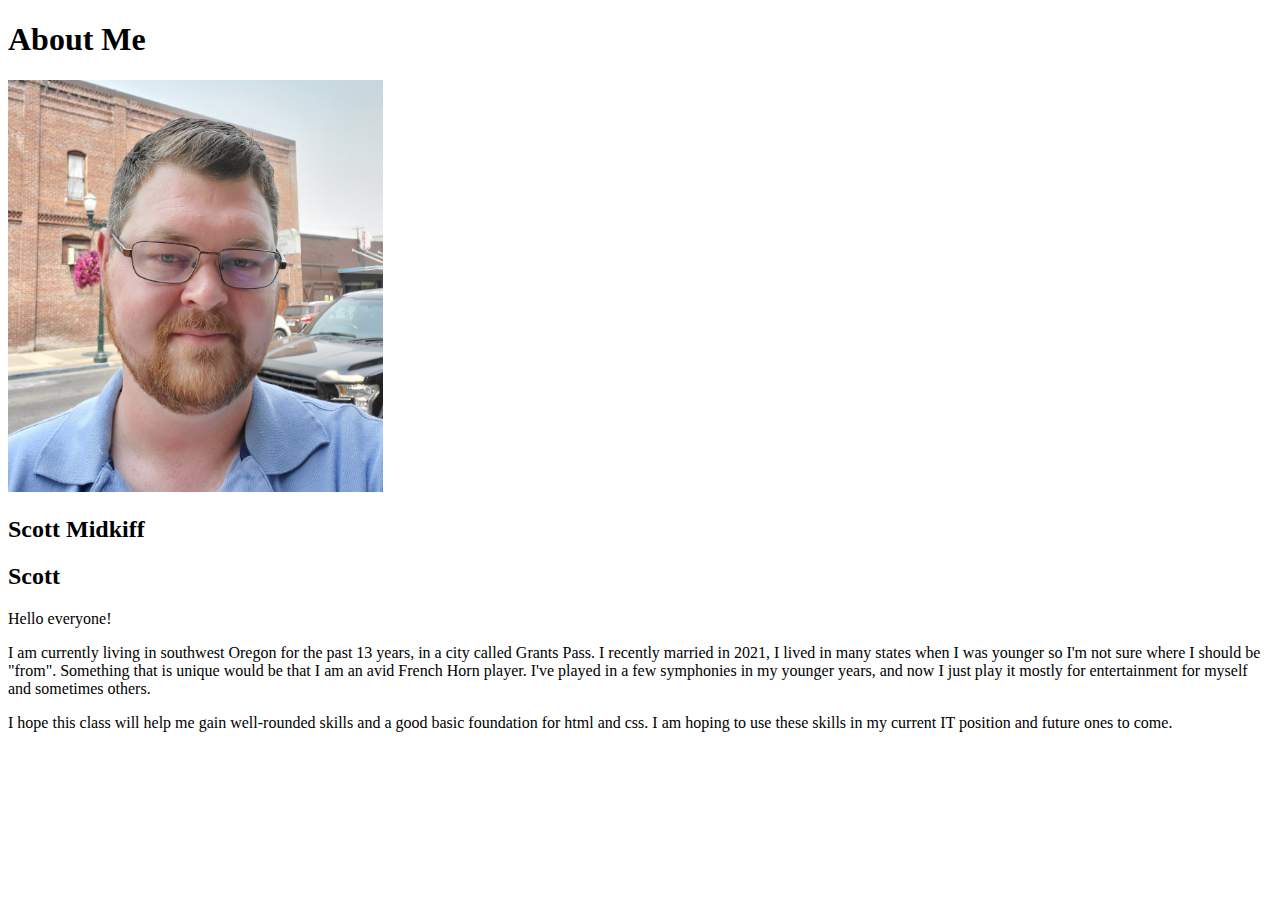
<file: aboutme/index.html>
<!DOCTYPE html>
<html lang="en">
<head>
    <meta charset="UTF-8">
    <meta http-equiv="X-UA-Compatible" content="IE=edge">
    <meta name="viewport" content="width=device-width, initial-scale=1.0">
    <title>All About Me</title>
</head>
<!--hi hi-->
<body>
    <h1>About Me</h1>
    <img src="images/picofme.jpg" alt="Image of Me?" width="375" height="412">
    <h2>Scott Midkiff</h2>
    <h2>Scott</h2>
    <p>Hello everyone!</p> 
    <p>I am currently living in southwest Oregon for the past 13 years, in a city called Grants Pass. I recently married in 2021, I lived in many states when I was younger so I'm not sure where I should be "from". Something that is unique would be that I am an avid French Horn player. I've played in a few symphonies in my younger years, and now I just play it mostly for entertainment for myself and sometimes others.</p>
    <p> I hope this class will help me gain well-rounded skills and a good basic foundation for html and css. I am hoping to use these skills in my current IT position and future ones to come.</p>
</body>
</html>
</file>
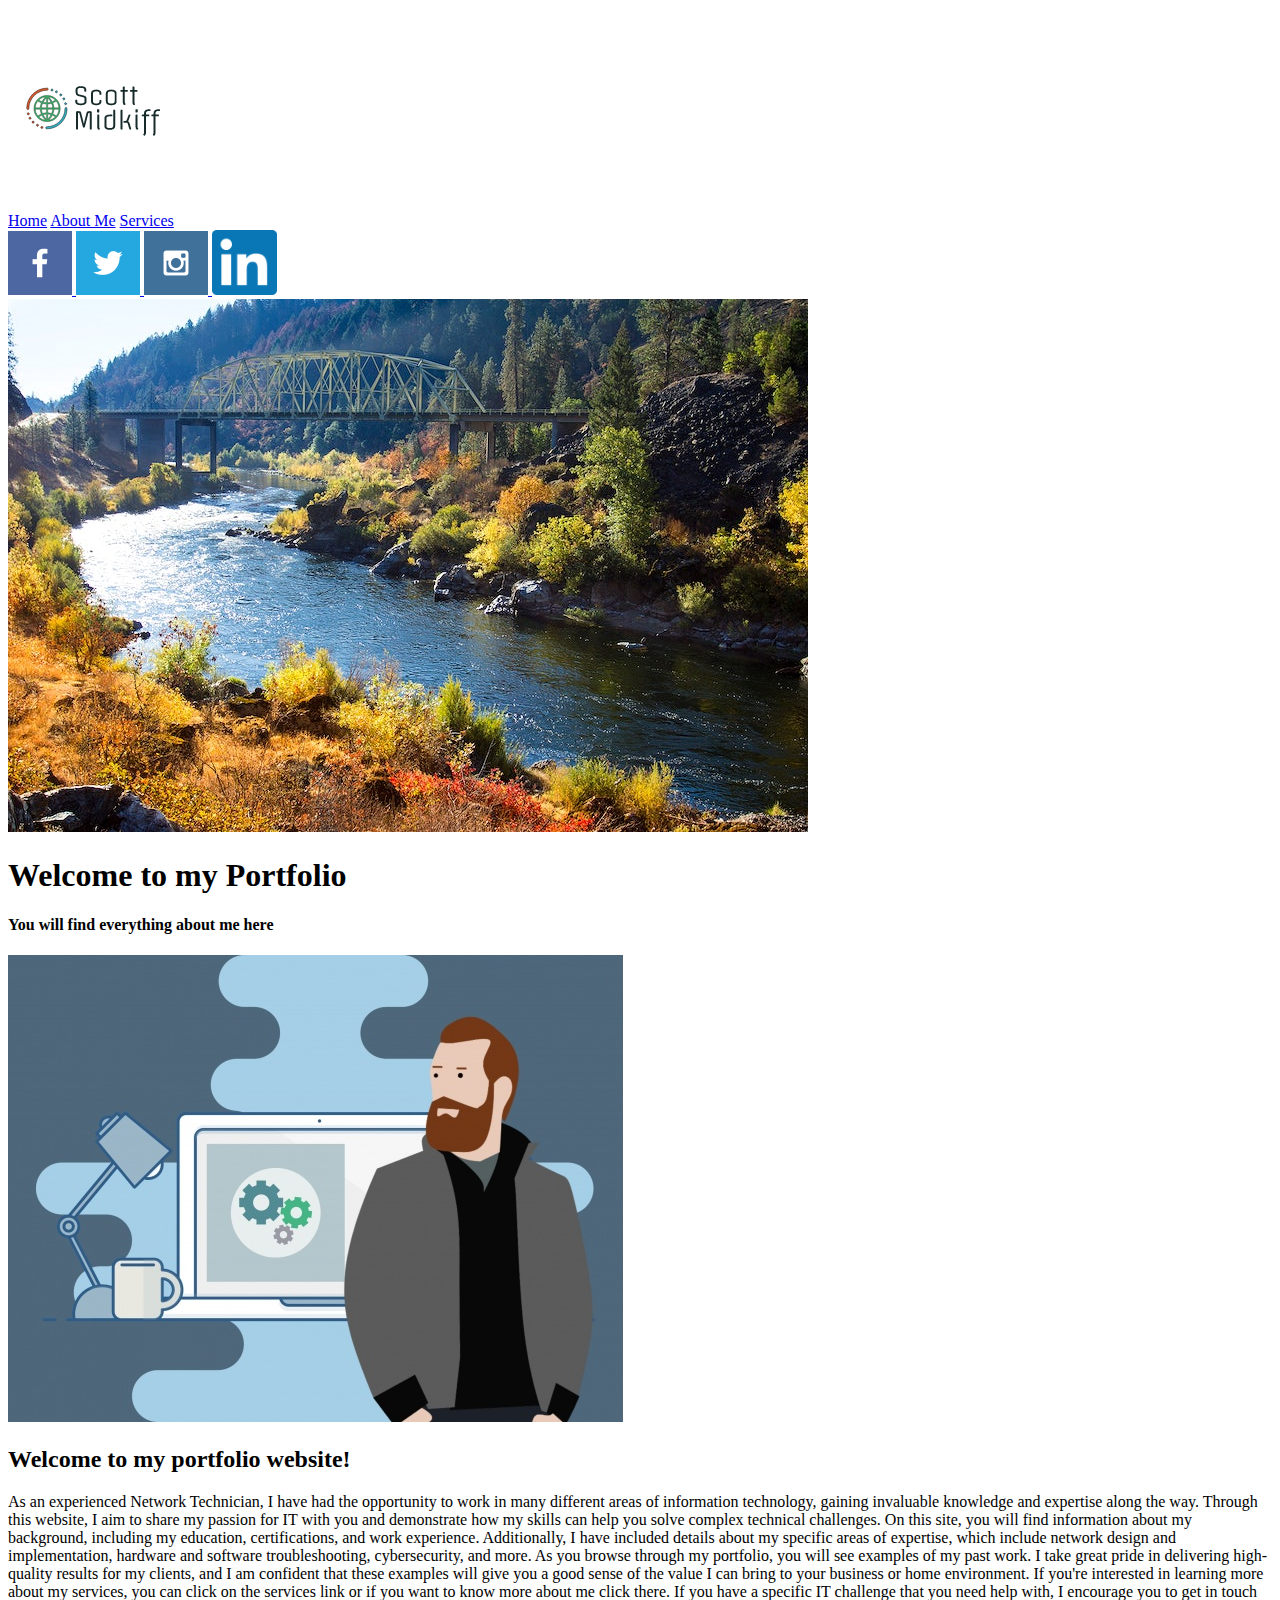
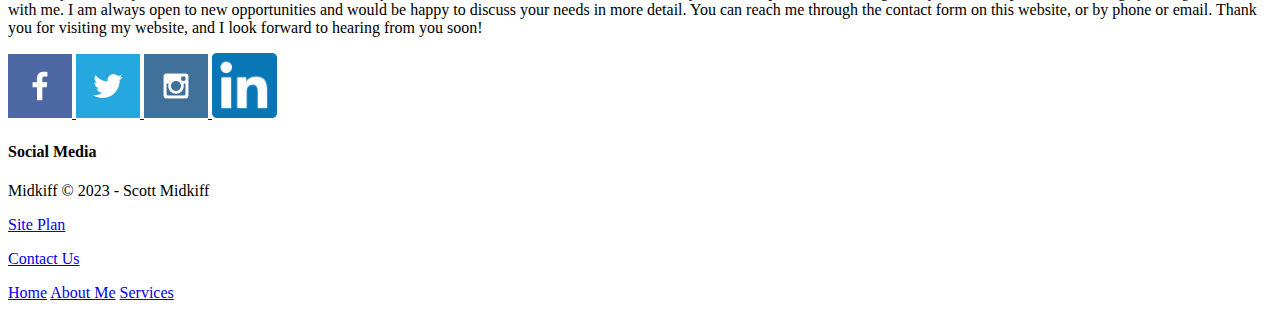
<file: portfolio/index.html>
<!DOCTYPE html>
<html lang="en">
<head>
  <meta charset="UTF-8">
  <meta http-equiv="X-UA-Compatible" content="IE=edge">
  <meta name="viewport" content="width=device-width, initial-scale=1.0">
  <title>My Portfolio</title>
  <link rel="stylesheet" href="styles/style.css">
</head>
<body>
    <div id="content">
        <header>
            <a id="logo_link" href="index.html">
                <img class="logo" src="images/logo.png" alt="My Logo">
            </a>
            <nav>
                <a href="index.html">Home</a>
                <a href="aboutme.html" >About Me</a>
                <a href="services.html" >Services</a>
            </nav>
            <div class="social">
                <a href="https://facebook.com" target="blank">
                    <img src="images/facebook.png" alt="fb icon">
                </a>
                <a href="https://twitter.com" target="blank">
                    <img src="images/twitter.png" alt="twitter icon">
                </a>
                <a href="https://instagram.com" target="blank">
                    <img src="images/instagram.png" alt="instagram icon">
                </a>
                <a href="https://linkedin.com" target="blank">
                    <img src="images/linkedin3.png" alt="linkedin icon">
                </a>
                <!--
                <div class="footer_section">
                    <h4>Social Media</h4>
                    <div style="padding:0 20px;">
                        <a href="https://www.facebook.com" target="_blank" id="facebook"> </a>
                        <a href="https://www.instagram.com" target="_blank" id="instagram"> </a>
                        <a href="http://pinterest.com" target="_blank" id="pinterest"> </a>
                        <a href="https://twitter.com" target="_blank" id="twitter"> </a>
                        <a href="https://www.linkedin.com/" target="_blank" id="linkedin"> </a>
                    </div>
                </div>
                -->
            </div>  
        </header>
        <div id="hero">
            <div id="hero-box">
                <img id="hero-img" src="images/grantspass.jpg" alt="Self Art">
            </div>
            <section id="hero-msg">
                <h1 class="home-title">Welcome to my Portfolio</h1>
                <h4>You will find everything about me here</h4>
            </section>
        </div>
        <main>
            <div id="background"></div>
            <img class="" src="images/computers-repair-logo.jpg" alt="Self Art">
            <section class="msg">
                <h2>Welcome to my portfolio website!</h2>
                <p>As an experienced Network Technician, I have had the opportunity to work in many different areas of information technology, gaining invaluable knowledge and expertise along the way. Through this website, I aim to share my passion for IT with you and demonstrate how my skills can help you solve complex technical challenges. On this site, you will find information about my background, including my education, certifications, and work experience. Additionally, I have included details about my specific areas of expertise, which include network design and implementation, hardware and software troubleshooting, cybersecurity, and more. As you browse through my portfolio, you will see examples of my past work. I take great pride in delivering high-quality results for my clients, and I am confident that these examples will give you a good sense of the value I can bring to your business or home environment. If you're interested in learning more about my services, you can click on the services link or if you want to know more about me click there. If you have a specific IT challenge that you need help with, I encourage you to get in touch with me. I am always open to new opportunities and would be happy to discuss your needs in more detail. You can reach me through the contact form on this website, or by phone or email. Thank you for visiting my website, and I look forward to hearing from you soon!</p>
            </section>
        </main>
        <footer>
            <div class="footer_section">
                <div class="social">
                    <a href="https://facebook.com" target="blank">
                        <img src="images/facebook.png" alt="fb icon">
                    </a>
                    <a href="https://twitter.com" target="blank">
                        <img src="images/twitter.png" alt="twitter icon">
                    </a>
                    <a href="https://instagram.com" target="blank">
                        <img src="images/instagram.png" alt="instagram icon">
                    </a>
                    <a href="https://linkedin.com" target="blank">
                        <img src="images/linkedin3.png" alt="linkedin icon">
                    </a>
                    <!--
                    <div class="footer_section">
                        <h4>Social Media</h4>
                        <div style="padding:0 20px;">
                            <a href="https://www.facebook.com" target="_blank" id="facebook"> </a>
                            <a href="https://www.instagram.com" target="_blank" id="instagram"> </a>
                            <a href="http://pinterest.com" target="_blank" id="pinterest"> </a>
                            <a href="https://twitter.com" target="_blank" id="twitter"> </a>
                            <a href="https://www.linkedin.com/" target="_blank" id="linkedin"> </a>
                        </div>
                    </div>
                    -->
                </div>  
                <h4>Social Media</h4>
                <div style="padding:0 20px;">
                    <a href="https://www.facebook.com" target="_blank" id="facebook"> </a>
                    <a href="https://www.instagram.com" target="_blank" id="instagram"> </a>
                    <a href="http://pinterest.com" target="_blank" id="pinterest"> </a>
                    <a href="https://twitter.com" target="_blank" id="twitter"> </a>
                    <a href="https://www.linkedin.com/" target="_blank" id="linkedin"> </a>
                </div>
            </div>
            <p>Midkiff &copy; 2023 - Scott Midkiff</p>
            <p><a href="site-plan.html">Site Plan</a></p>
            <p><a href="#">Contact Us</a></p>
            <nav>
                <a href="index.html">Home</a>
                <a href="aboutme.html" >About Me</a>
                <a href="services.html" >Services</a>
            </nav>
        </footer>
    </div>     
</body>
</html>
</file>
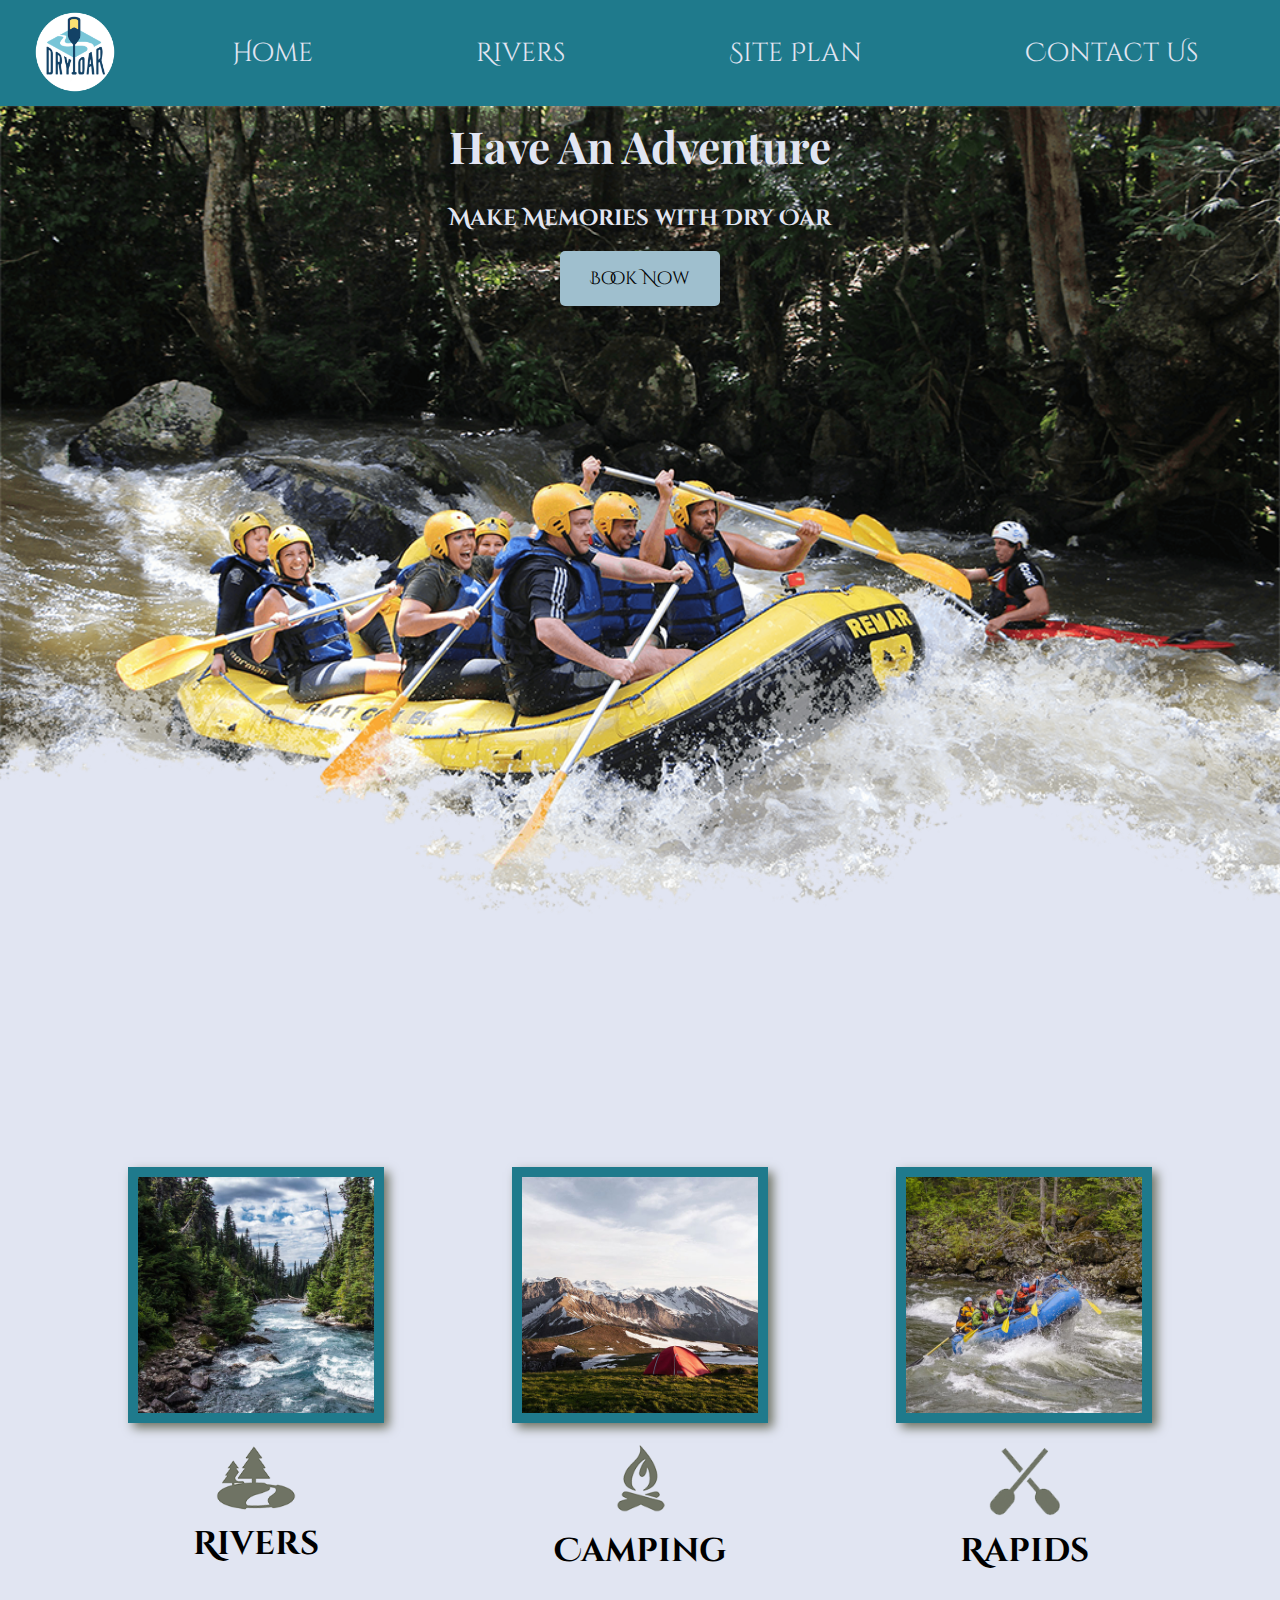
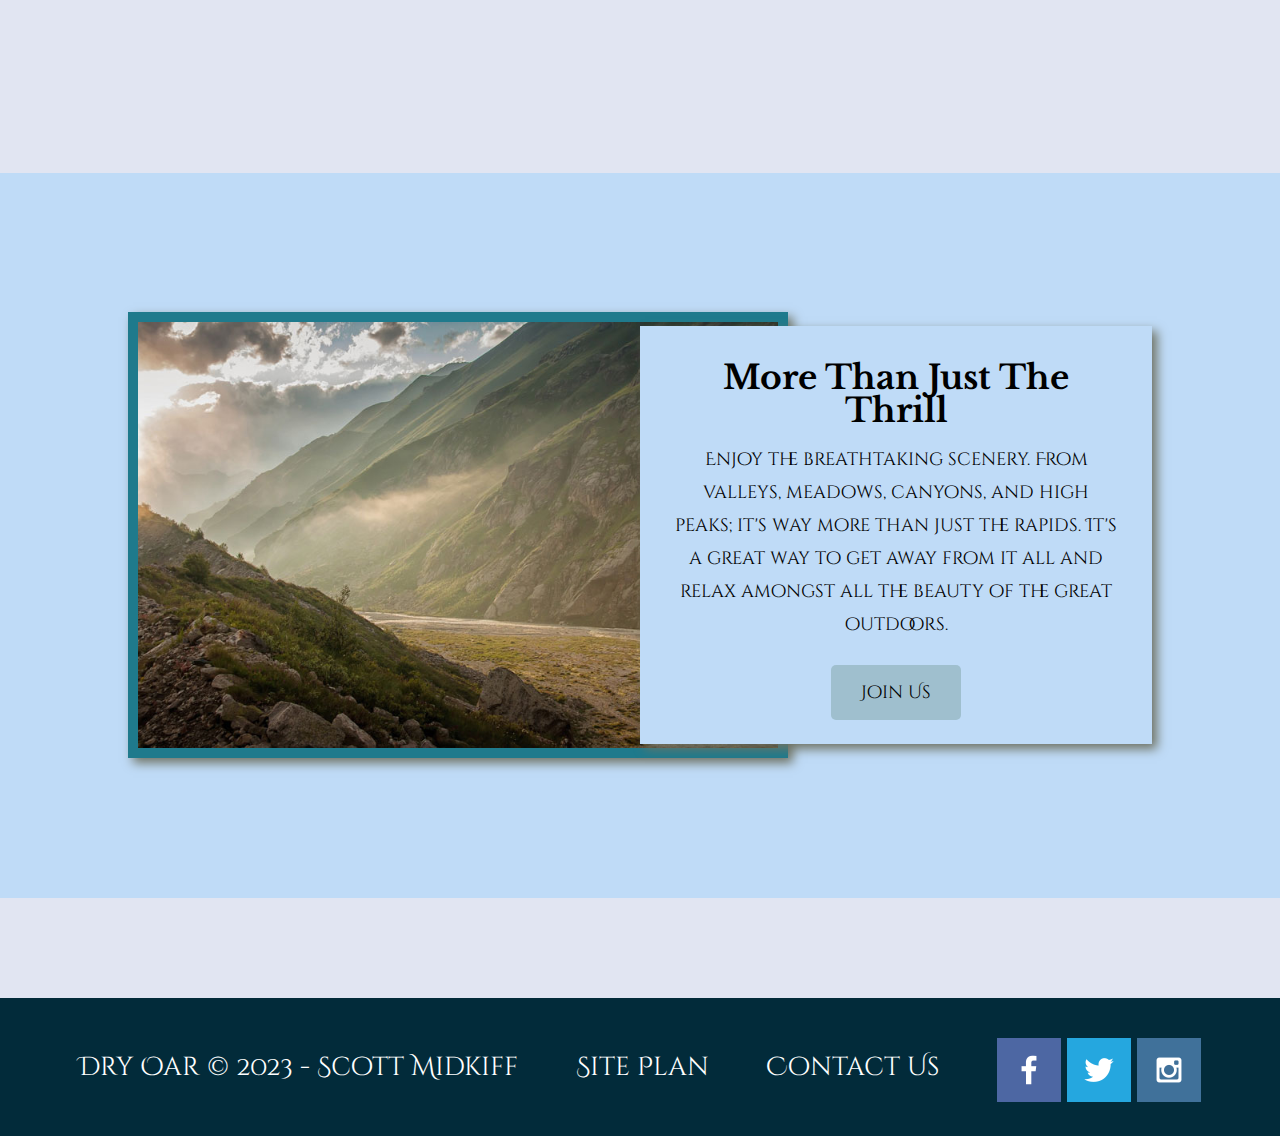
<file: wwr/index.html>
<!DOCTYPE html>
<html lang="en">
<head>
    <meta charset="UTF-8">
    <meta http-equiv="X-UA-Compatible" content="IE=edge">
    <meta name="viewport" content="width=device-width, initial-scale=1.0">
    <title>Whitewater Rafting Vacations | Dry Oar Boating | Home</title>
    <link rel="stylesheet" href="styles/style.css">
</head>
<body>
    <div id="content">
        <header>
            <a id="logo_link" href="index.html">
                <img class="logo" src="images/logo.png" alt="Dry Oar Logo">
            </a>
            <nav>
                <a href="index.html">Home</a>
                <a href="rivers.html" >Rivers</a>
                <a href="site-plan-rafting.html" >Site Plan</a>
                <a href="contactus.html" >Contact Us</a>
            </nav>
        </header>
        <div id="hero">
            <div id="hero-box">
                <img id="hero-img" src="images/hero.png" alt="People enjoying rafting">
            </div>
            <section id="hero-msg">
                <h1 class="home-title">Have An Adventure</h1>
                <h4>Make Memories with Dry Oar</h4>
                <div class="button-box">
                    <a class="book" href="#">Book Now</a>
                </div>
            </section>
        </div>
        <main class="home-grid">
            <section class="rivers-card">
                <img class="card-img" src="images/rivers.jpg" alt="river in forest">
                <img class="icon" src="images/river_icon.png" alt="river icon">
                <h2>Rivers</h2>
            </section>
            <section class="camping-card">
                <img class="card-img" src="images/camping.jpg" alt="tent in mountains">
                <img class="icon" src="images/fire_icon.png" alt="fire icon">
                <h2>Camping</h2>
            </section>
            <section class="rapids-card">
                <img class="card-img" src="images/rapids.jpg" alt="rafting boat">
                <img class="icon" src="images/oars.png" alt="oars icon">
                <h2>Rapids</h2>
            </section>
            <div id="background"></div>
            <img class="mountains" src="images/mountains.jpg" alt="Misty mountains">
            <section class="msg">
                <h2>More Than Just The Thrill</h2>
                <p>Enjoy the breathtaking scenery. From valleys, meadows, canyons, and high peaks; it's way more than just the rapids. It's a great way to get away from it all and relax amongst all the beauty of the great outdoors. </p>
                <a class='join' href="rivers.html">Join Us</a>
            </section>
        </main>
        <footer>
            <p>Dry Oar &copy; 2023 - Scott Midkiff</p>
            <p><a href="site-plan-rafting.html">Site Plan</a></p>
            <p><a href="contactus.html">Contact Us</a></p>
            <div class="social">
                <a href="https://facebook.com" target="blank">
                    <img src="images/facebook.png" alt="fb icon">
                </a>
                <a href="https://twitter.com" target="blank">
                    <img src="images/twitter.png" alt="twitter icon">
                </a>
                <a href="https://instagram.com" target="blank">
                    <img src="images/instagram.png" alt="instagram icon">
                </a>
            </div>  
        </footer>
    </div>    
</body>
</html>
</file>
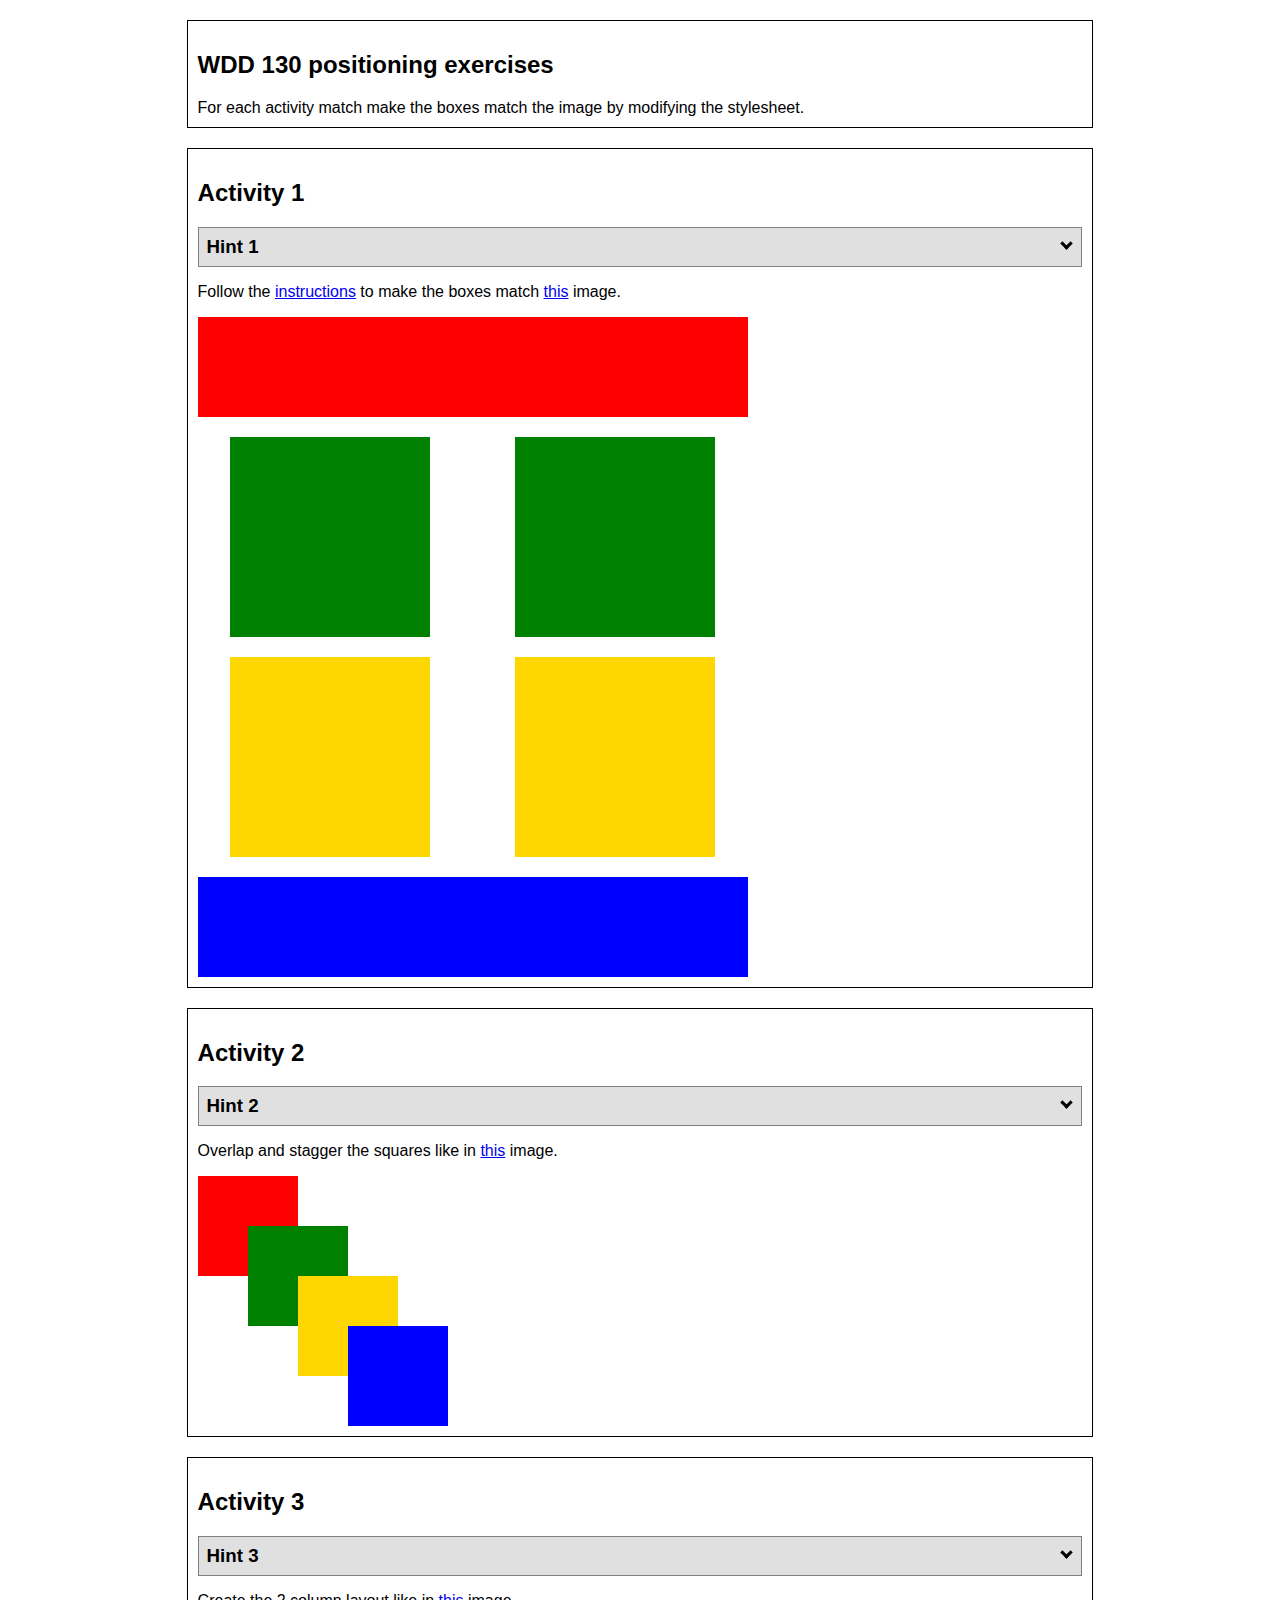
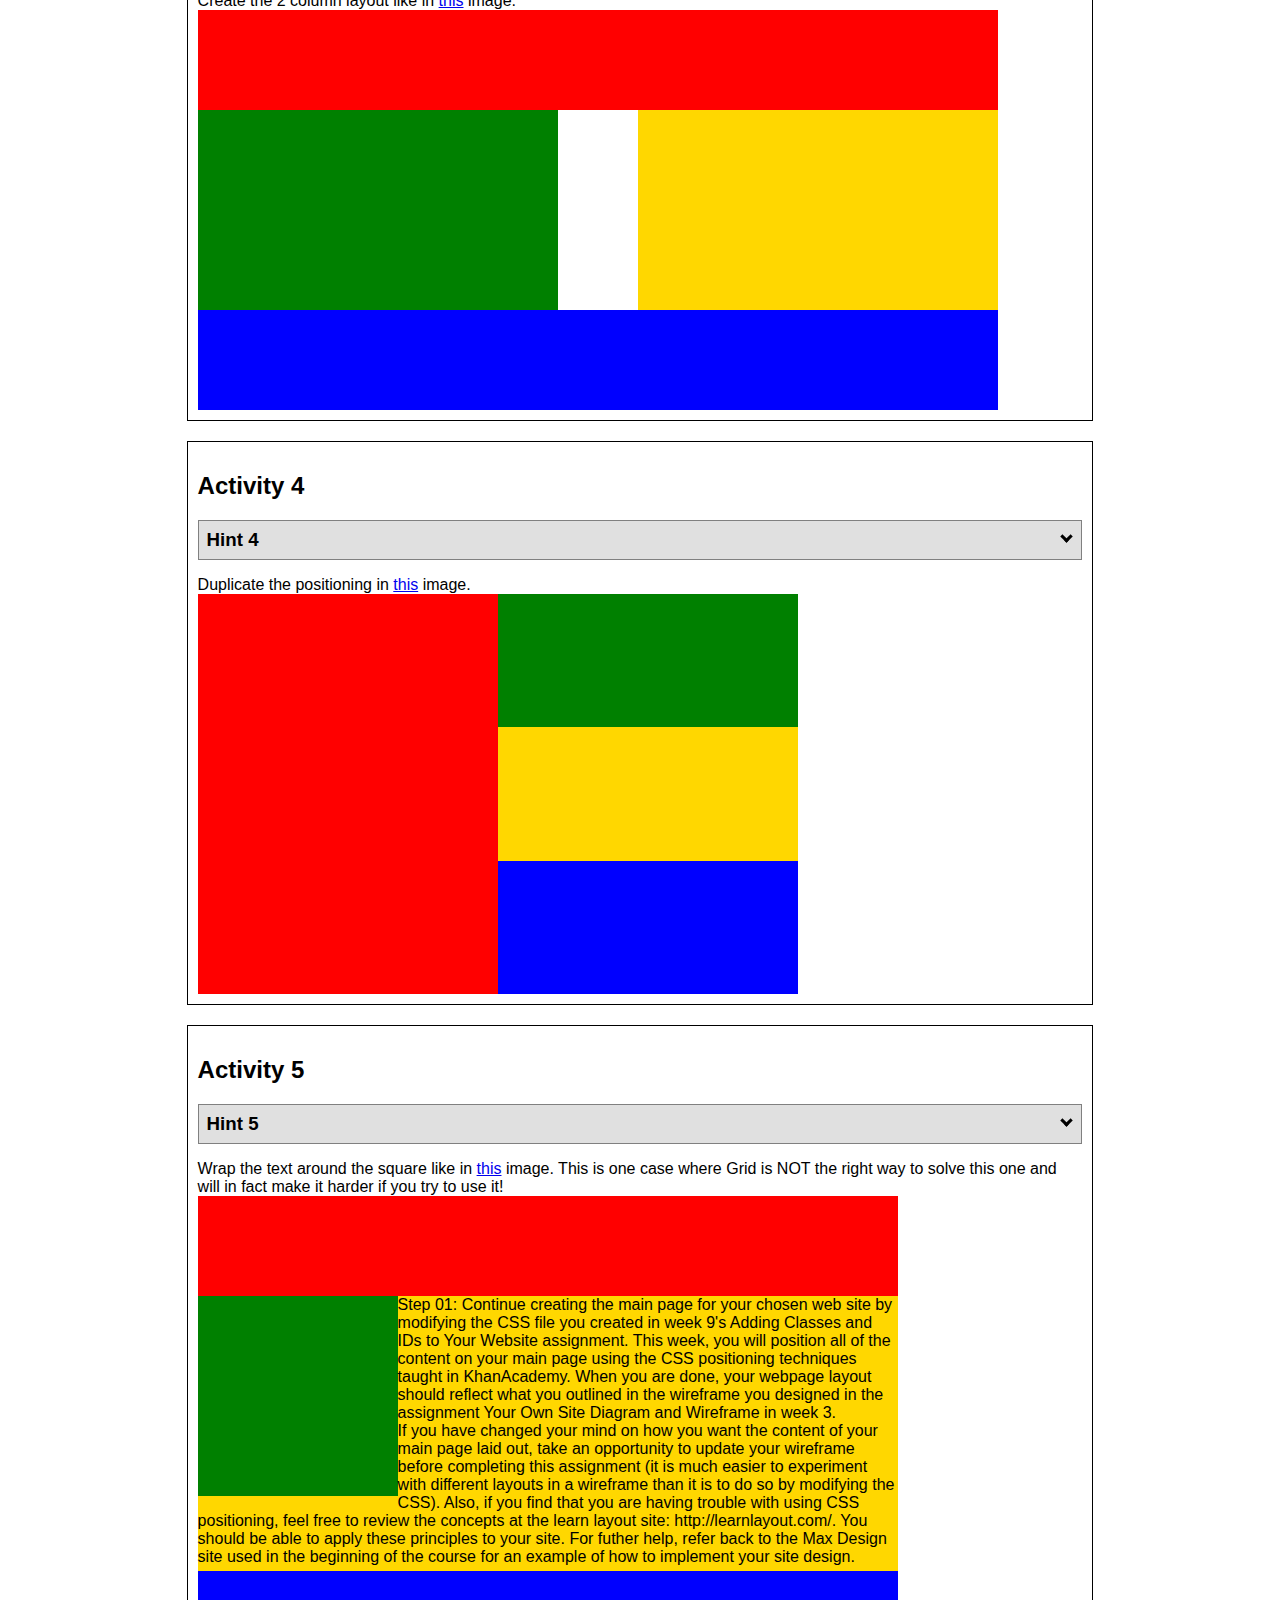
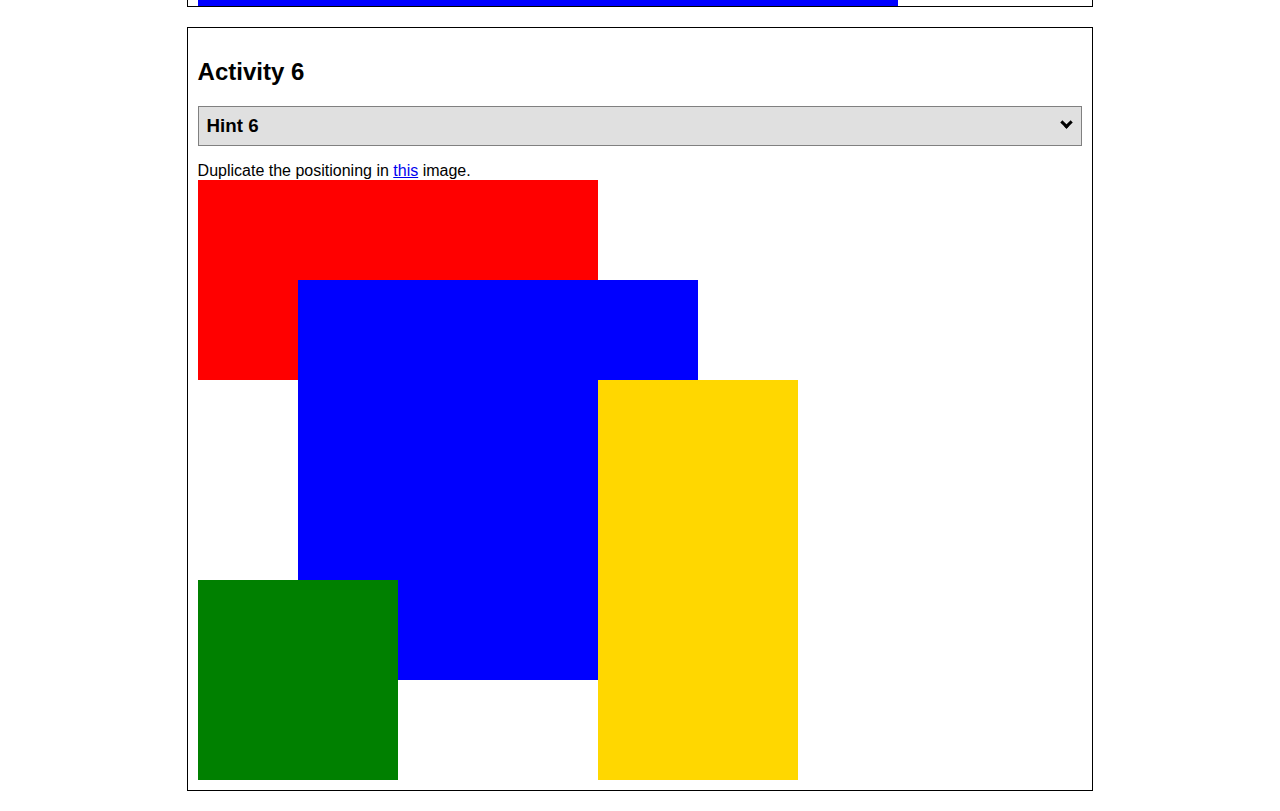
<file: positioning.html>
<!DOCTYPE html>
<html lang="en">
  <head>
    <!-- HTML - Name: positioning.html -->
    <title>Positioning Activity</title>
    <link rel="stylesheet" type="text/css" href="positionstyles.css">
  </head>
  <body>
    <div class="activity">
      <h2>WDD 130 positioning exercises</h2>
      For each activity match make the boxes match the image by modifying the stylesheet.</div>
    <div class="activity">
      <h2>Activity 1</h2>
      <section class="hint"><input type="checkbox" ><i></i> <h3>Hint 1</h3><div><p>Check out the <a href="https://byui-wdd.github.io/wdd130/activities/w06-css-positioning.html" target="_blank">activity instructions</a> in Ilearn!</p></div></section>
      <p>Follow the <a href="https://byui-wdd.github.io/wdd130/activities/w06-css-positioning.html" target="_blank">instructions</a> to make the boxes match  <a href="https://byui-wdd.github.io/wdd130/images/example1.png" target="_blank">this</a> image.</p>
      <div class="content1" >
        <div class="red1" ></div>
        <div class="green1" ></div>
        <div class="green1" ></div>
        <div class="yellow1"></div>
        <div class="yellow1"></div>
        <div class="blue1"></div>
      </div>
    </div>
    <div class="activity">
      <h2>Activity 2</h2>
      <section class="hint"><input type="checkbox" > <h3>Hint 2</h3><i></i><div>
      <ul>
      <li>grid-template-columns: 50px 50px 50px 50px 50px </li></ul></div></section>
      <p>Overlap and stagger the squares like in <a href="https://byui-wdd.github.io/wdd130/images/example2.png" target="_blank">this</a> image.</p>
      <div class="content2" >
        <div class="red2" ></div>
        <div class="green2" ></div>
        <div class="yellow2"></div>
        <div class="blue2"></div>
      </div>
    </div>
    <div class="activity">
      <h2>Activity 3</h2>
      <section class="hint"><input type="checkbox" > <h3>Hint 3</h3><i></i><div><p>This one is going to be best solved with CSS Grid. Remember to make the boxes the right width first...then start moving them around. </p><h4>Properties used:</h4><ul><li>display:grid;</li><li>grid-template-columns:</li><li>grid-column-gap:</li>
        <li>grid-column:</li>  </ul></div></section>
      Create the 2 column layout like in <a href="https://byui-wdd.github.io/wdd130/images/example3.png" target="_blank">this</a>  image.
      <div class="content3" >
        <div class="red3" ></div>
        <div class="green3" ></div>
        <div class="yellow3"></div>
        <div class="blue3"></div>
      </div>
    </div>
    <div class="activity">
      <h2>Activity 4</h2>
      <section class="hint"><input type="checkbox" > <h3>Hint 4</h3><i></i><div><p>For the others we have been primarily concerned with width. For this one you will need to adjust height as well. </p><h4>Properties used:</h4><ul><li>display:grid;</li><li>grid-template-columns:</li><li>grid-row:</li></ul></div></section>
      Duplicate the positioning in <a href="https://byui-wdd.github.io/wdd130/images/example4.png" target="_blank">this</a> image. 
      <div class="content4" >
        <div class="red4" ></div>
        <div class="green4" ></div>
        <div class="yellow4"></div>
        <div class="blue4"></div>
      </div>
    </div>

    <div class="activity">
      <h2>Activity 5</h2>
      <section class="hint"><input type="checkbox" > <h3>Hint 5</h3><i></i><div><p>Grid is <strong>not</strong> the right way to do this.  In fact there is only one way to really do that...and that is with float. Remember that we float the thing we want the text to wrap around.  Also remember to start by making all the shapes the right size and shape.</p><h4>Properties used:</h4><ul><li>float: left;</li></ul></div></section>
      Wrap the text around the square like in <a href="https://byui-wdd.github.io/wdd130/images/example5.png" target="_blank">this</a> image. This is one case where Grid is NOT the right way to solve this one and will in fact make it harder if you try to use it!
      <div class="content5" >
        <div class="red5" ></div>
        <div class="green5" ></div>
        <div class="yellow5">Step 01: Continue creating the main page for your chosen web site by modifying the CSS file you created in week 9's Adding Classes and IDs to Your Website assignment. This week, you will position all of the content on your main page using the CSS positioning techniques taught in KhanAcademy. When you are done, your webpage layout should reflect what you outlined in the wireframe you designed in the assignment Your Own Site Diagram and Wireframe in week 3. <br>
          If you have changed your mind on how you want the content of your main page laid out, take an opportunity to update your wireframe before completing this assignment (it is much easier to experiment with different layouts in a wireframe than it is to do so by modifying the CSS). Also, if you find that you are having trouble with using CSS positioning, feel free to review the concepts at the learn layout site: http://learnlayout.com/. You should be able to apply these principles to your site. For futher help, refer back to the Max Design site used in the beginning of the course for an example of how to implement your site design.</div>
        <div class="blue5"></div>
      </div>
    </div>
    <div class="activity">
      <h2>Activity 6</h2>
      <section class="hint"><input type="checkbox" > <h3>Hint 6</h3><i></i><div><p>This one is all about visualizing the grid behind the layout. If you are having a hard time doing that first: all the sizes are even multiples of 100, and second here is another example with the lines drawn: <a href="https://byui-wdd.github.io/wdd130/images/example6-hint.png" target="_blank">example 6 with lines</a>. For this one you will find it easiest if you use px for the column width. You can also use <kbd>z-index</kbd> to control the element layering.    </p><h4>Properties used:</h4><ul><li>display:grid;</li><li>grid-template-columns:</li><li>grid-column:</li><li>grid-row:</li><li><a href="https://www.w3schools.com/cssref/pr_pos_z-index.asp" target="_blank">z-index:</a></li></ul></div></section>
      Duplicate the positioning in <a href="https://byui-wdd.github.io/wdd130/images/example6.png" target="_blank">this</a> image.
      <div class="content6" >
        <div class="red6" ></div>
        <div class="green6" ></div>
        <div class="yellow6"></div>
        <div class="blue6"></div>
      </div>
    </div>
  </body>
</html>
</file>
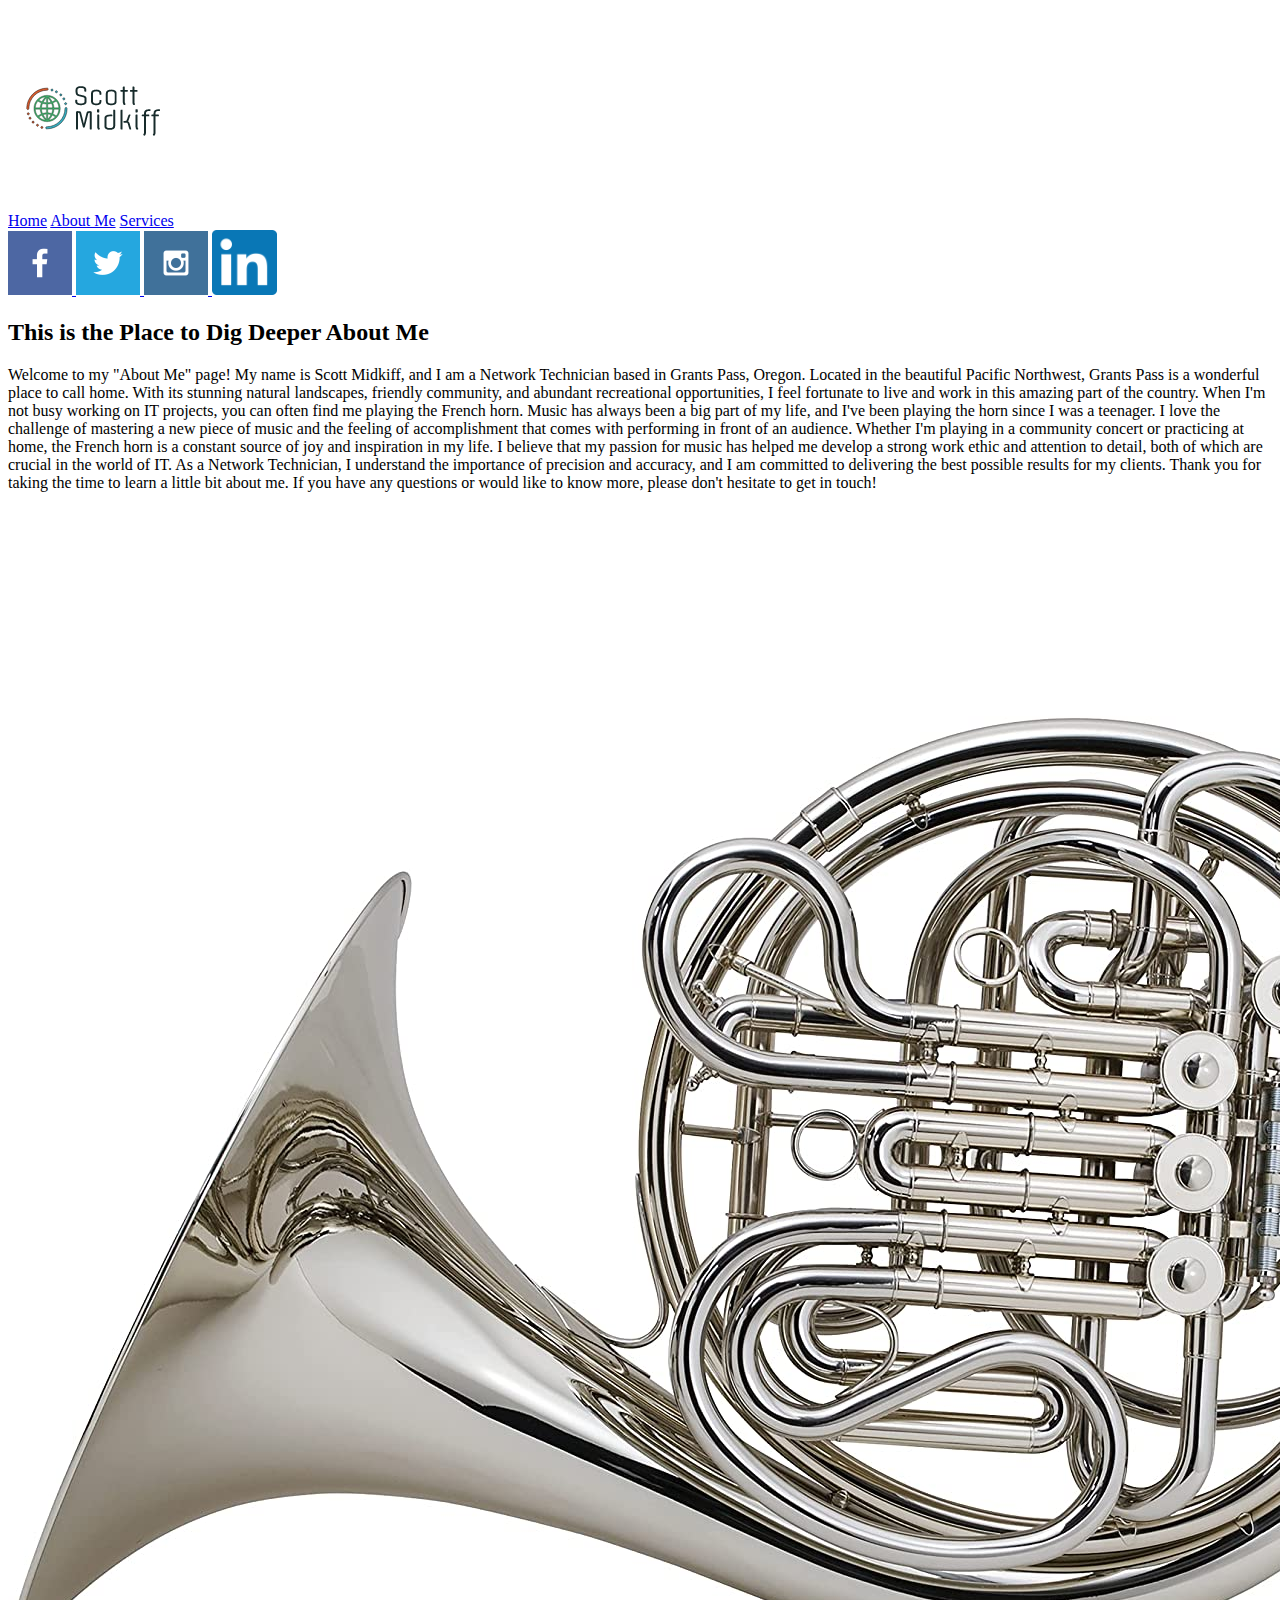
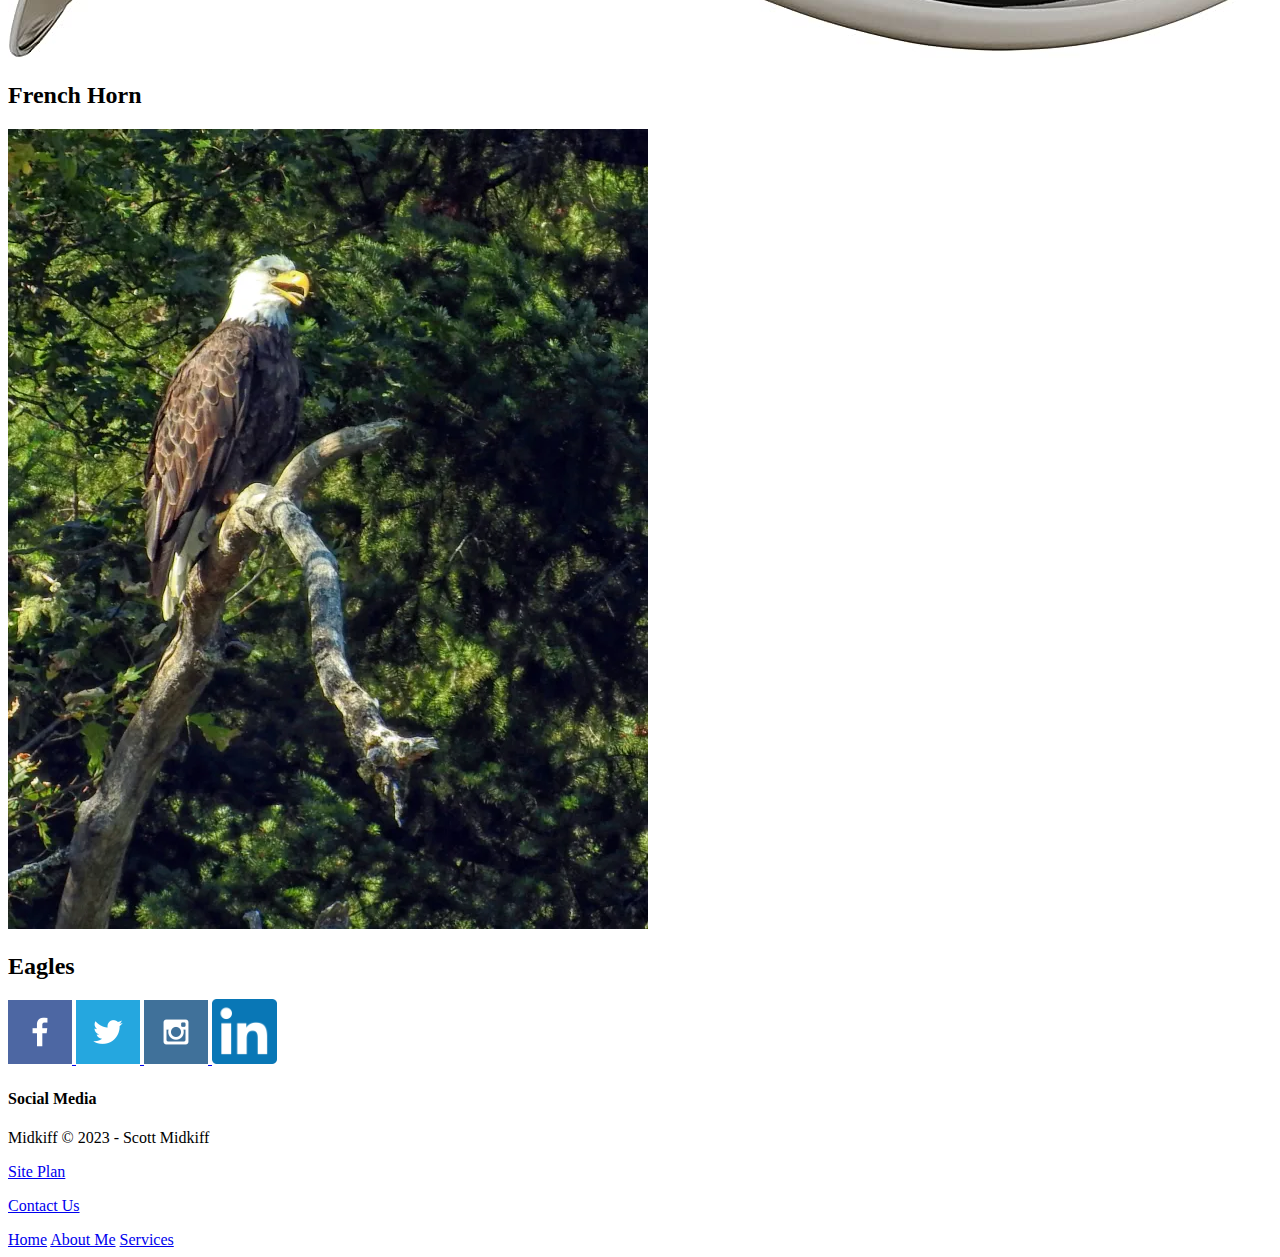
<file: portfolio/aboutme.html>
<!DOCTYPE html>
<html lang="en">
<head>
  <meta charset="UTF-8">
  <meta http-equiv="X-UA-Compatible" content="IE=edge">
  <meta name="viewport" content="width=device-width, initial-scale=1.0">
  <title>My Portfolio</title>
  <link rel="stylesheet" href="styles/style.css">
</head>
<body>
    <div id="content">
        <header>
            <a id="logo_link" href="index.html">
                <img class="logo" src="images/logo.png" alt="My Logo">
            </a>
            <nav>
                <a href="index.html">Home</a>
                <a href="aboutme.html" >About Me</a>
                <a href="services.html" >Services</a>
            </nav>
            <div class="social">
                <a href="https://facebook.com" target="blank">
                    <img src="images/facebook.png" alt="fb icon">
                </a>
                <a href="https://twitter.com" target="blank">
                    <img src="images/twitter.png" alt="twitter icon">
                </a>
                <a href="https://instagram.com" target="blank">
                    <img src="images/instagram.png" alt="instagram icon">
                </a>
                <a href="https://linkedin.com" target="blank">
                    <img src="images/linkedin3.png" alt="linkedin icon">
                </a>
                <!--
                <div class="footer_section">
                    <h4>Social Media</h4>
                    <div style="padding:0 20px;">
                        <a href="https://www.facebook.com" target="_blank" id="facebook"> </a>
                        <a href="https://www.instagram.com" target="_blank" id="instagram"> </a>
                        <a href="http://pinterest.com" target="_blank" id="pinterest"> </a>
                        <a href="https://twitter.com" target="_blank" id="twitter"> </a>
                        <a href="https://www.linkedin.com/" target="_blank" id="linkedin"> </a>
                    </div>
                </div>
                -->
            </div>  
        </header>
        <main>
            <div id="background"></div>
            <section class="msg">
                <h2>This is the Place to Dig Deeper About Me</h2>
                <p>Welcome to my "About Me" page! My name is Scott Midkiff, and I am a Network Technician based in Grants Pass, Oregon. Located in the beautiful Pacific Northwest, Grants Pass is a wonderful place to call home. With its stunning natural landscapes, friendly community, and abundant recreational opportunities, I feel fortunate to live and work in this amazing part of the country. When I'm not busy working on IT projects, you can often find me playing the French horn. Music has always been a big part of my life, and I've been playing the horn since I was a teenager. I love the challenge of mastering a new piece of music and the feeling of accomplishment that comes with performing in front of an audience. Whether I'm playing in a community concert or practicing at home, the French horn is a constant source of joy and inspiration in my life. I believe that my passion for music has helped me develop a strong work ethic and attention to detail, both of which are crucial in the world of IT. As a Network Technician, I understand the importance of precision and accuracy, and I am committed to delivering the best possible results for my clients. Thank you for taking the time to learn a little bit about me. If you have any questions or would like to know more, please don't hesitate to get in touch!</p>
            </section>
            <section class="fhorn-card">
               <img class="card-img" src="images/frenchhorn.jpg" alt="french horn">
               <h2>French Horn</h2>
            </section>
            <section class="eagles-card">
               <img class="card-img" src="images/grants pass.webp" alt="eagles">
               <h2>Eagles</h2>
            </section>
        </main>
        <footer>
            <div class="footer_section">
                <div class="social">
                    <a href="https://facebook.com" target="blank">
                        <img src="images/facebook.png" alt="fb icon">
                    </a>
                    <a href="https://twitter.com" target="blank">
                        <img src="images/twitter.png" alt="twitter icon">
                    </a>
                    <a href="https://instagram.com" target="blank">
                        <img src="images/instagram.png" alt="instagram icon">
                    </a>
                    <a href="https://linkedin.com" target="blank">
                        <img src="images/linkedin3.png" alt="linkedin icon">
                    </a>
                    <!--
                    <div class="footer_section">
                        <h4>Social Media</h4>
                        <div style="padding:0 20px;">
                            <a href="https://www.facebook.com" target="_blank" id="facebook"> </a>
                            <a href="https://www.instagram.com" target="_blank" id="instagram"> </a>
                            <a href="http://pinterest.com" target="_blank" id="pinterest"> </a>
                            <a href="https://twitter.com" target="_blank" id="twitter"> </a>
                            <a href="https://www.linkedin.com/" target="_blank" id="linkedin"> </a>
                        </div>
                    </div>
                    -->
                </div>  
                <h4>Social Media</h4>
                <div style="padding:0 20px;">
                    <a href="https://www.facebook.com" target="_blank" id="facebook"> </a>
                    <a href="https://www.instagram.com" target="_blank" id="instagram"> </a>
                    <a href="http://pinterest.com" target="_blank" id="pinterest"> </a>
                    <a href="https://twitter.com" target="_blank" id="twitter"> </a>
                    <a href="https://www.linkedin.com/" target="_blank" id="linkedin"> </a>
                </div>
            </div>
            <p>Midkiff &copy; 2023 - Scott Midkiff</p>
            <p><a href="site-plan.html">Site Plan</a></p>
            <p><a href="#">Contact Us</a></p>
            <nav>
                <a href="index.html">Home</a>
                <a href="aboutme.html" >About Me</a>
                <a href="services.html" >Services</a>
            </nav>
        </footer>
    </div>     
</body>
</html>
</file>
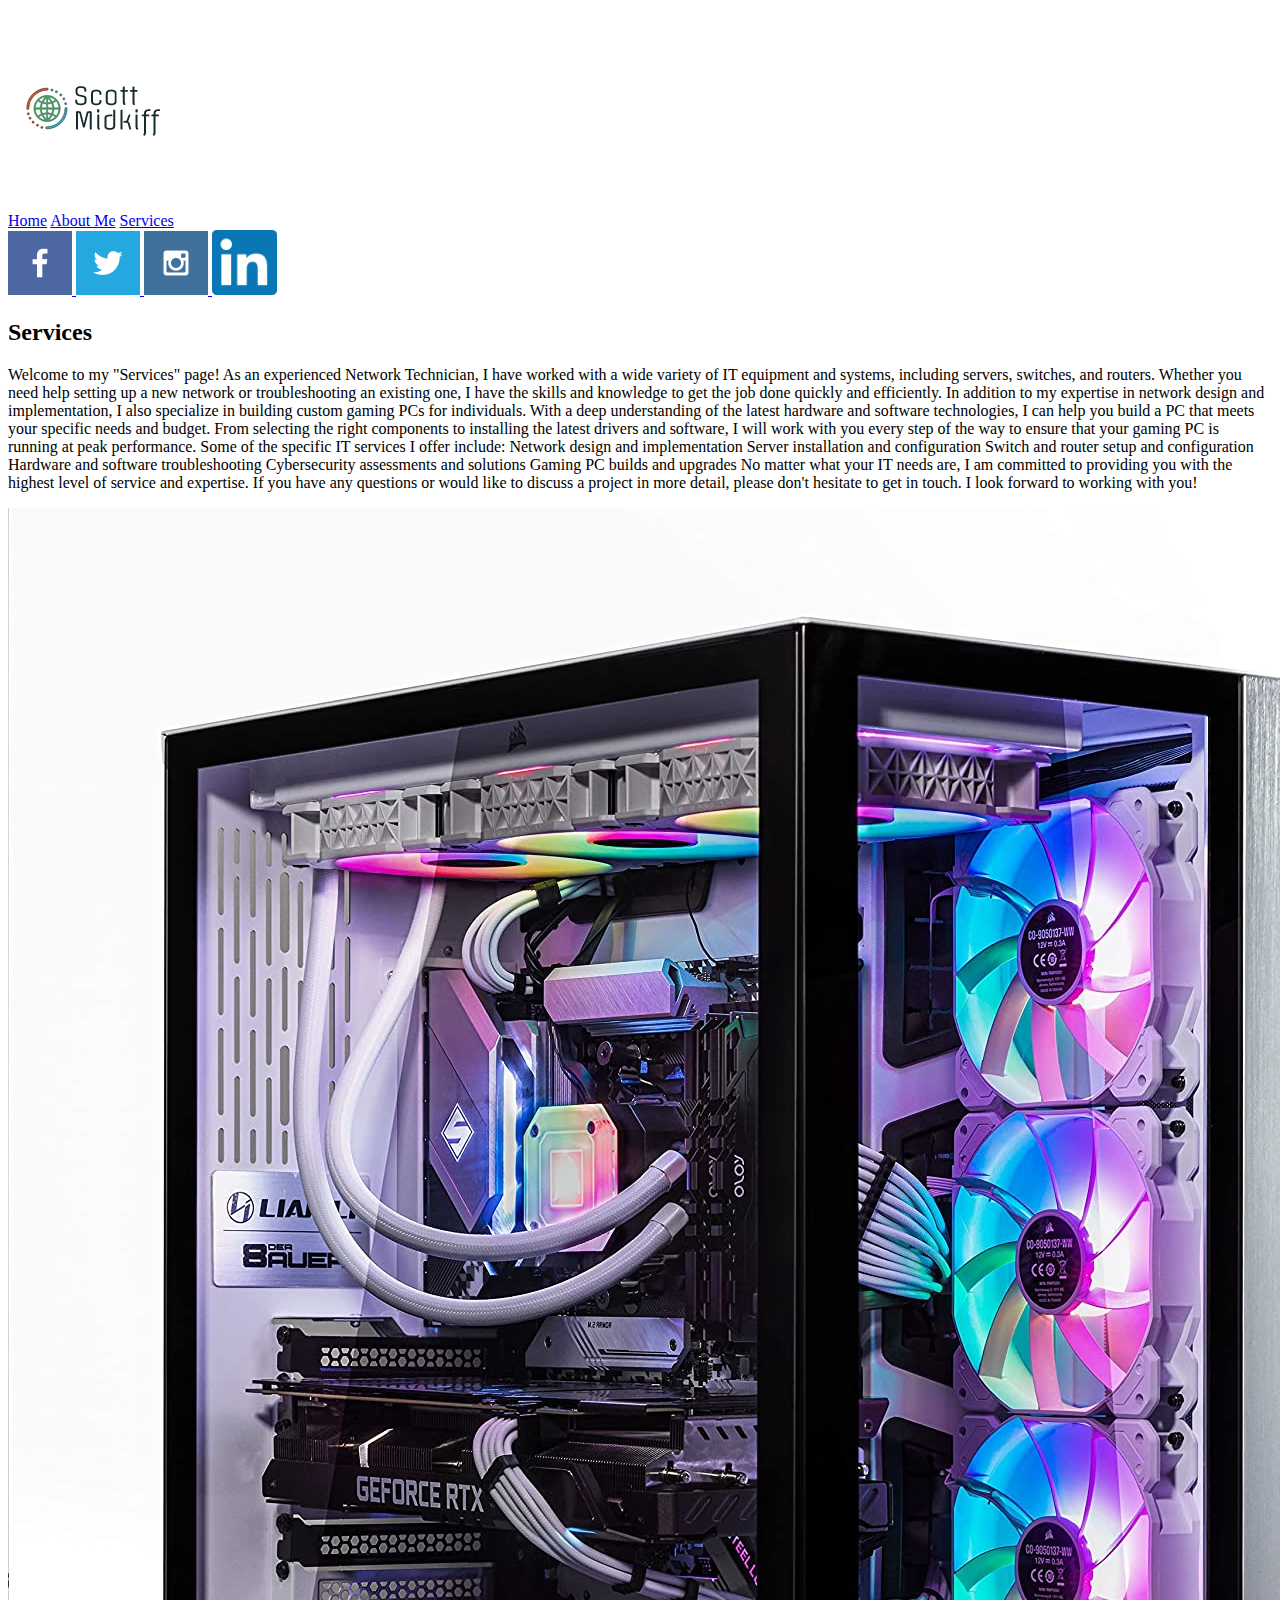
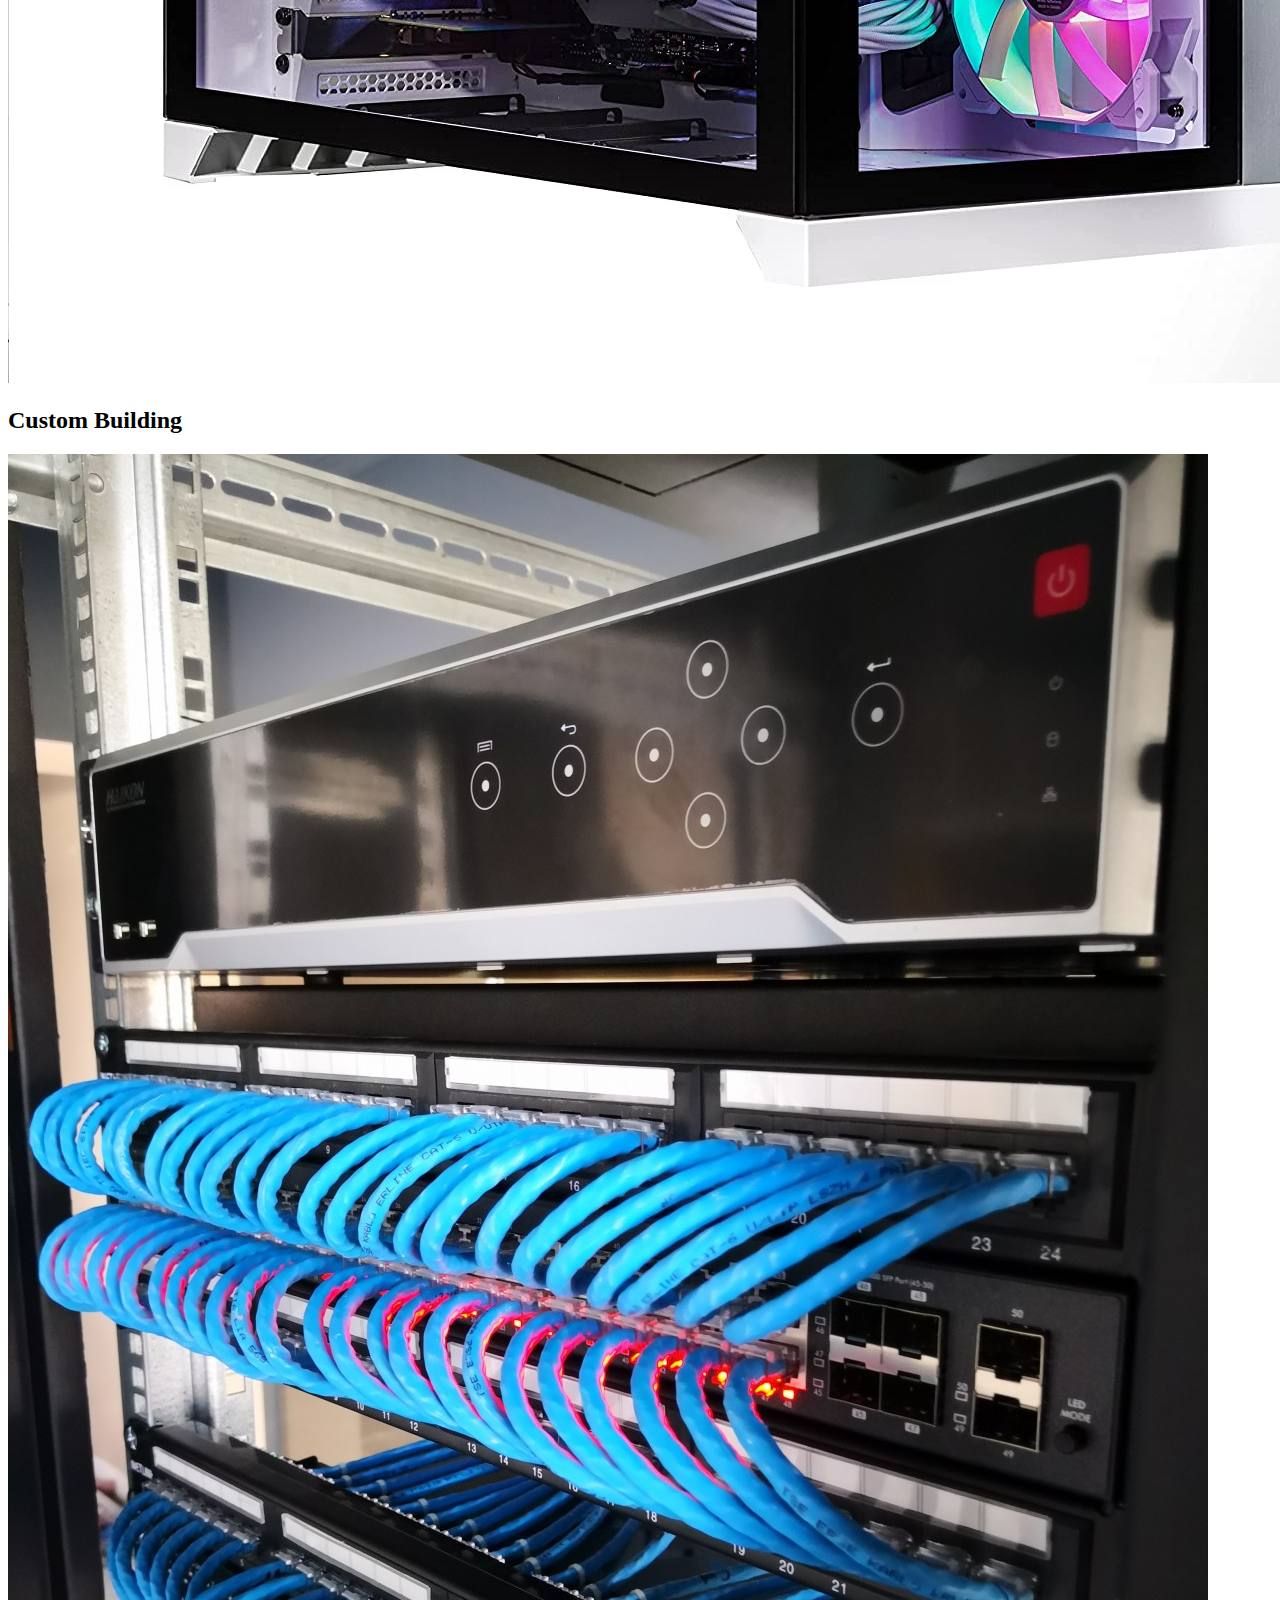
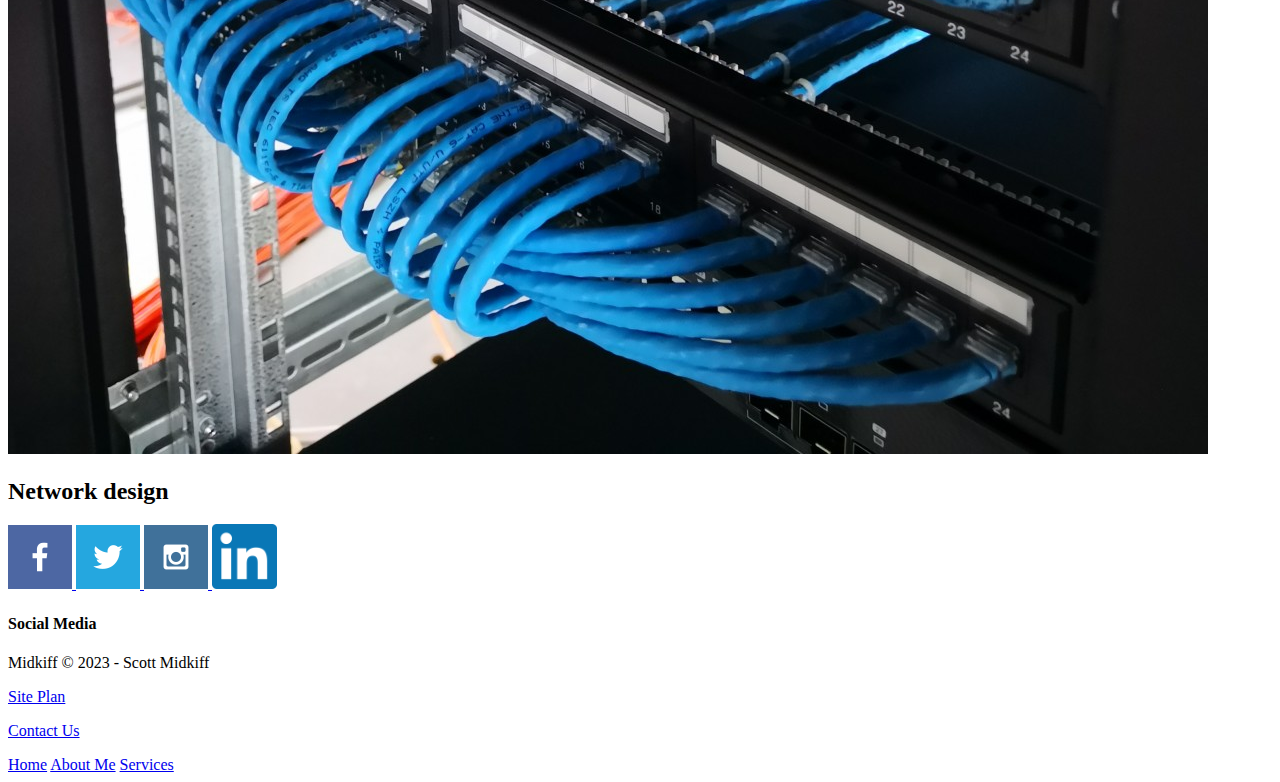
<file: portfolio/services.html>
<!DOCTYPE html>
<html lang="en">
<head>
  <meta charset="UTF-8">
  <meta http-equiv="X-UA-Compatible" content="IE=edge">
  <meta name="viewport" content="width=device-width, initial-scale=1.0">
  <title>My Portfolio</title>
  <link rel="stylesheet" href="styles/style.css">
</head>
<body>
    <div id="content">
        <header>
            <a id="logo_link" href="index.html">
                <img class="logo" src="images/logo.png" alt="My Logo">
            </a>
            <nav>
                <a href="index.html">Home</a>
                <a href="aboutme.html" >About Me</a>
                <a href="services.html" >Services</a>
            </nav>
            <div class="social">
                <a href="https://facebook.com" target="blank">
                    <img src="images/facebook.png" alt="fb icon">
                </a>
                <a href="https://twitter.com" target="blank">
                    <img src="images/twitter.png" alt="twitter icon">
                </a>
                <a href="https://instagram.com" target="blank">
                    <img src="images/instagram.png" alt="instagram icon">
                </a>
                <a href="https://linkedin.com" target="blank">
                    <img src="images/linkedin3.png" alt="linkedin icon">
                </a>
                <!--
                <div class="footer_section">
                    <h4>Social Media</h4>
                    <div style="padding:0 20px;">
                        <a href="https://www.facebook.com" target="_blank" id="facebook"> </a>
                        <a href="https://www.instagram.com" target="_blank" id="instagram"> </a>
                        <a href="http://pinterest.com" target="_blank" id="pinterest"> </a>
                        <a href="https://twitter.com" target="_blank" id="twitter"> </a>
                        <a href="https://www.linkedin.com/" target="_blank" id="linkedin"> </a>
                    </div>
                </div>
                -->
            </div>  
        </header>
        <main>
            <div id="background"></div>
            <section class="msg">
                <h2>Services</h2>
                <p>Welcome to my "Services" page! As an experienced Network Technician, I have worked with a wide variety of IT equipment and systems, including servers, switches, and routers. Whether you need help setting up a new network or troubleshooting an existing one, I have the skills and knowledge to get the job done quickly and efficiently. In addition to my expertise in network design and implementation, I also specialize in building custom gaming PCs for individuals. With a deep understanding of the latest hardware and software technologies, I can help you build a PC that meets your specific needs and budget. From selecting the right components to installing the latest drivers and software, I will work with you every step of the way to ensure that your gaming PC is running at peak performance. Some of the specific IT services I offer include: Network design and implementation Server installation and configuration Switch and router setup and configuration Hardware and software troubleshooting Cybersecurity assessments and solutions Gaming PC builds and upgrades No matter what your IT needs are, I am committed to providing you with the highest level of service and expertise. If you have any questions or would like to discuss a project in more detail, please don't hesitate to get in touch. I look forward to working with you!</p>
            </section>
            <section class="build-card">
              <img class="card-img" src="images/pcbuilding.jpg" alt="custom build">
              <h2>Custom Building</h2>
          </section>
          <section class="network-card">
              <img class="card-img" src="images/cabnet.jpg" alt="networking">
              <h2>Network design</h2>
          </section>
        </main>
        <footer>
            <div class="footer_section">
                <div class="social">
                    <a href="https://facebook.com" target="blank">
                        <img src="images/facebook.png" alt="fb icon">
                    </a>
                    <a href="https://twitter.com" target="blank">
                        <img src="images/twitter.png" alt="twitter icon">
                    </a>
                    <a href="https://instagram.com" target="blank">
                        <img src="images/instagram.png" alt="instagram icon">
                    </a>
                    <a href="https://linkedin.com" target="blank">
                        <img src="images/linkedin3.png" alt="linkedin icon">
                    </a>
                    <!--
                    <div class="footer_section">
                        <h4>Social Media</h4>
                        <div style="padding:0 20px;">
                            <a href="https://www.facebook.com" target="_blank" id="facebook"> </a>
                            <a href="https://www.instagram.com" target="_blank" id="instagram"> </a>
                            <a href="http://pinterest.com" target="_blank" id="pinterest"> </a>
                            <a href="https://twitter.com" target="_blank" id="twitter"> </a>
                            <a href="https://www.linkedin.com/" target="_blank" id="linkedin"> </a>
                        </div>
                    </div>
                    -->
                </div>  
                <h4>Social Media</h4>
                <div style="padding:0 20px;">
                    <a href="https://www.facebook.com" target="_blank" id="facebook"> </a>
                    <a href="https://www.instagram.com" target="_blank" id="instagram"> </a>
                    <a href="http://pinterest.com" target="_blank" id="pinterest"> </a>
                    <a href="https://twitter.com" target="_blank" id="twitter"> </a>
                    <a href="https://www.linkedin.com/" target="_blank" id="linkedin"> </a>
                </div>
            </div>
            <p>Midkiff &copy; 2023 - Scott Midkiff</p>
            <p><a href="site-plan.html">Site Plan</a></p>
            <p><a href="#">Contact Us</a></p>
            <nav>
                <a href="index.html">Home</a>
                <a href="aboutme.html" >About Me</a>
                <a href="services.html" >Services</a>
            </nav>
        </footer>
    </div>     
</body>
</html>
</file>
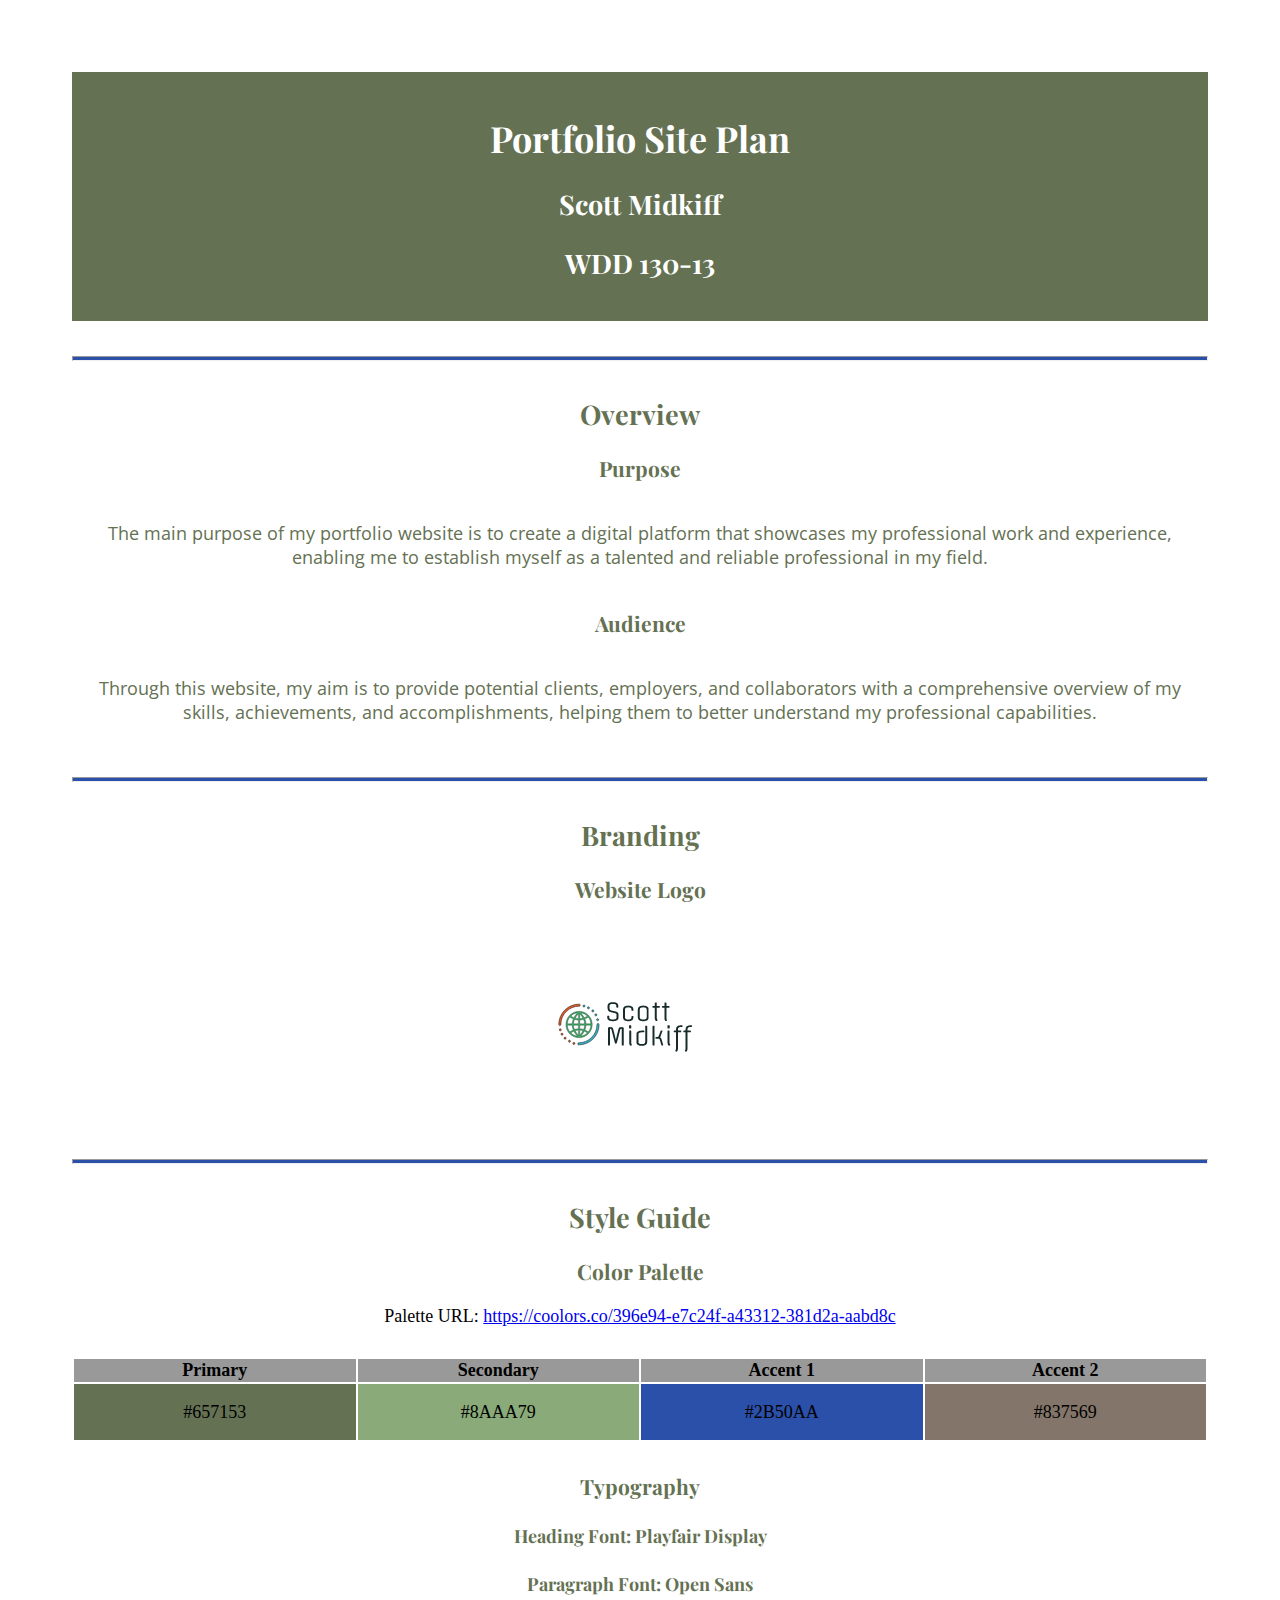
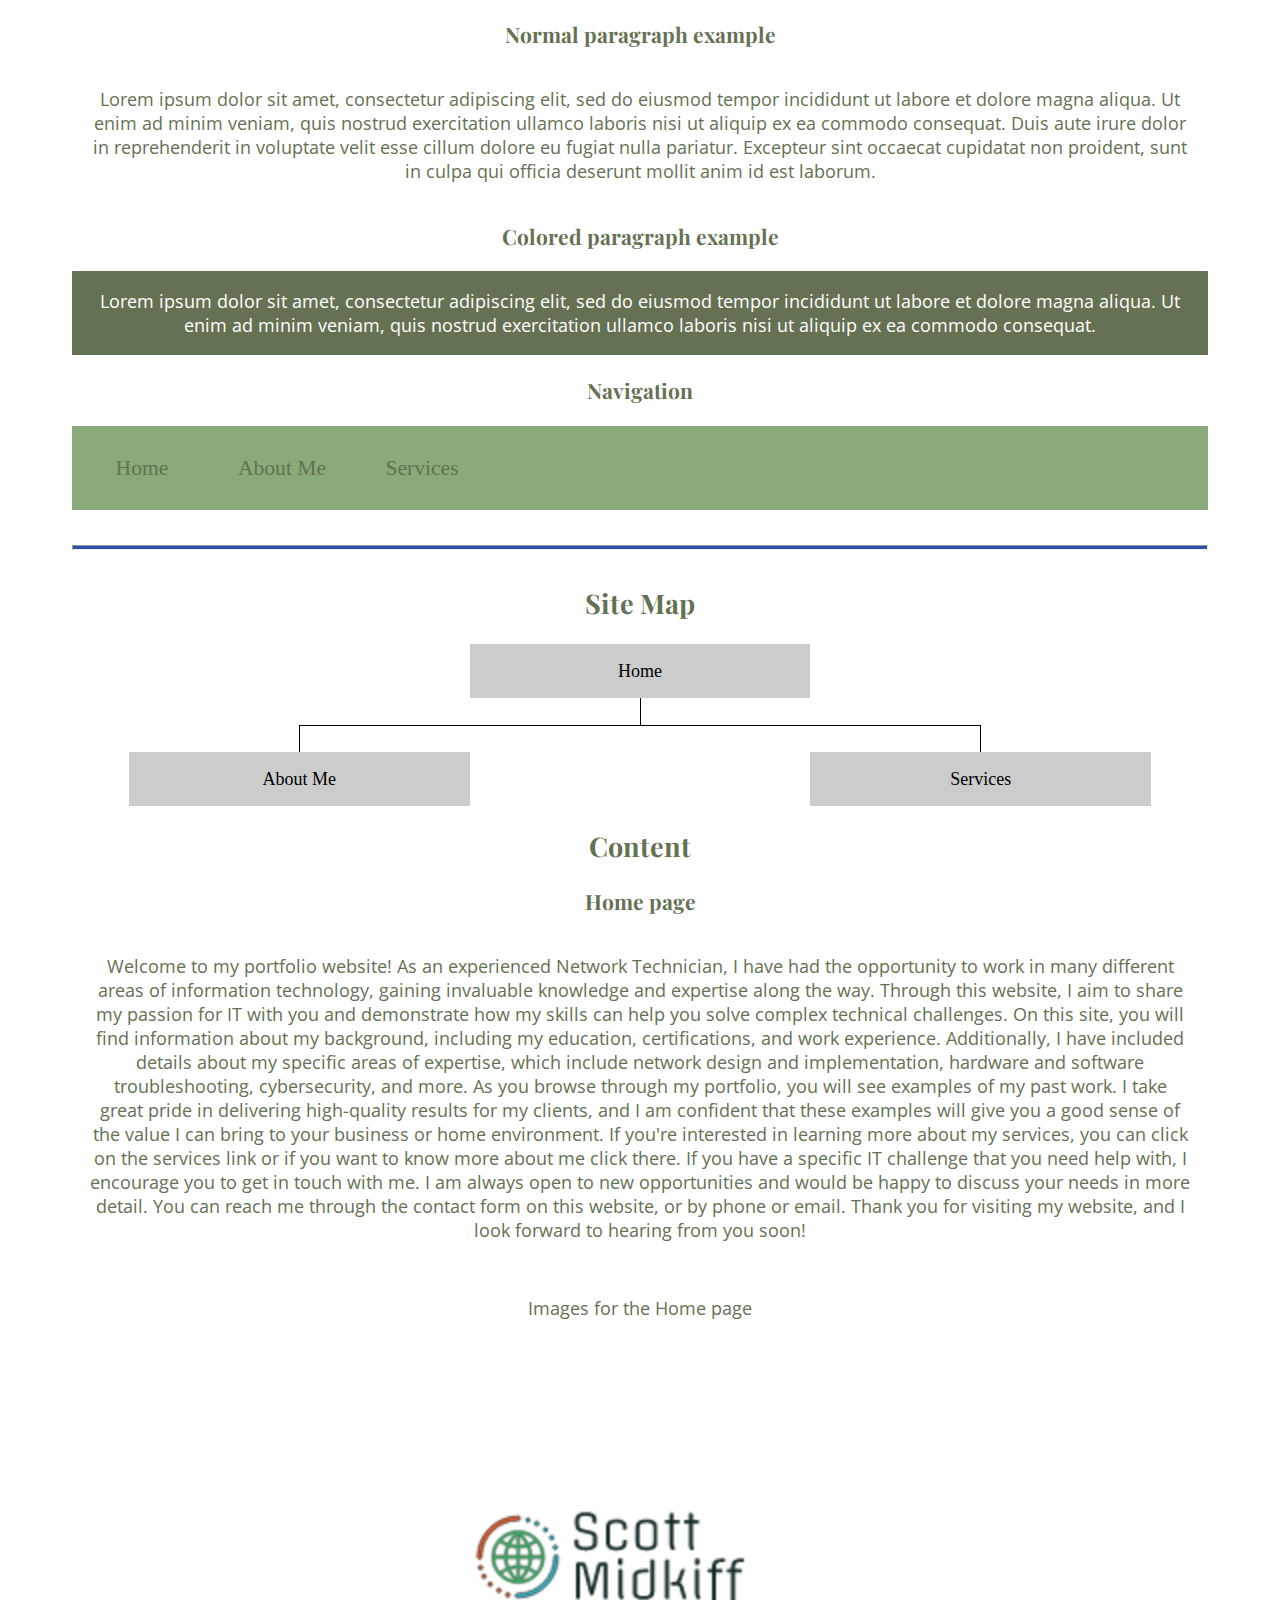
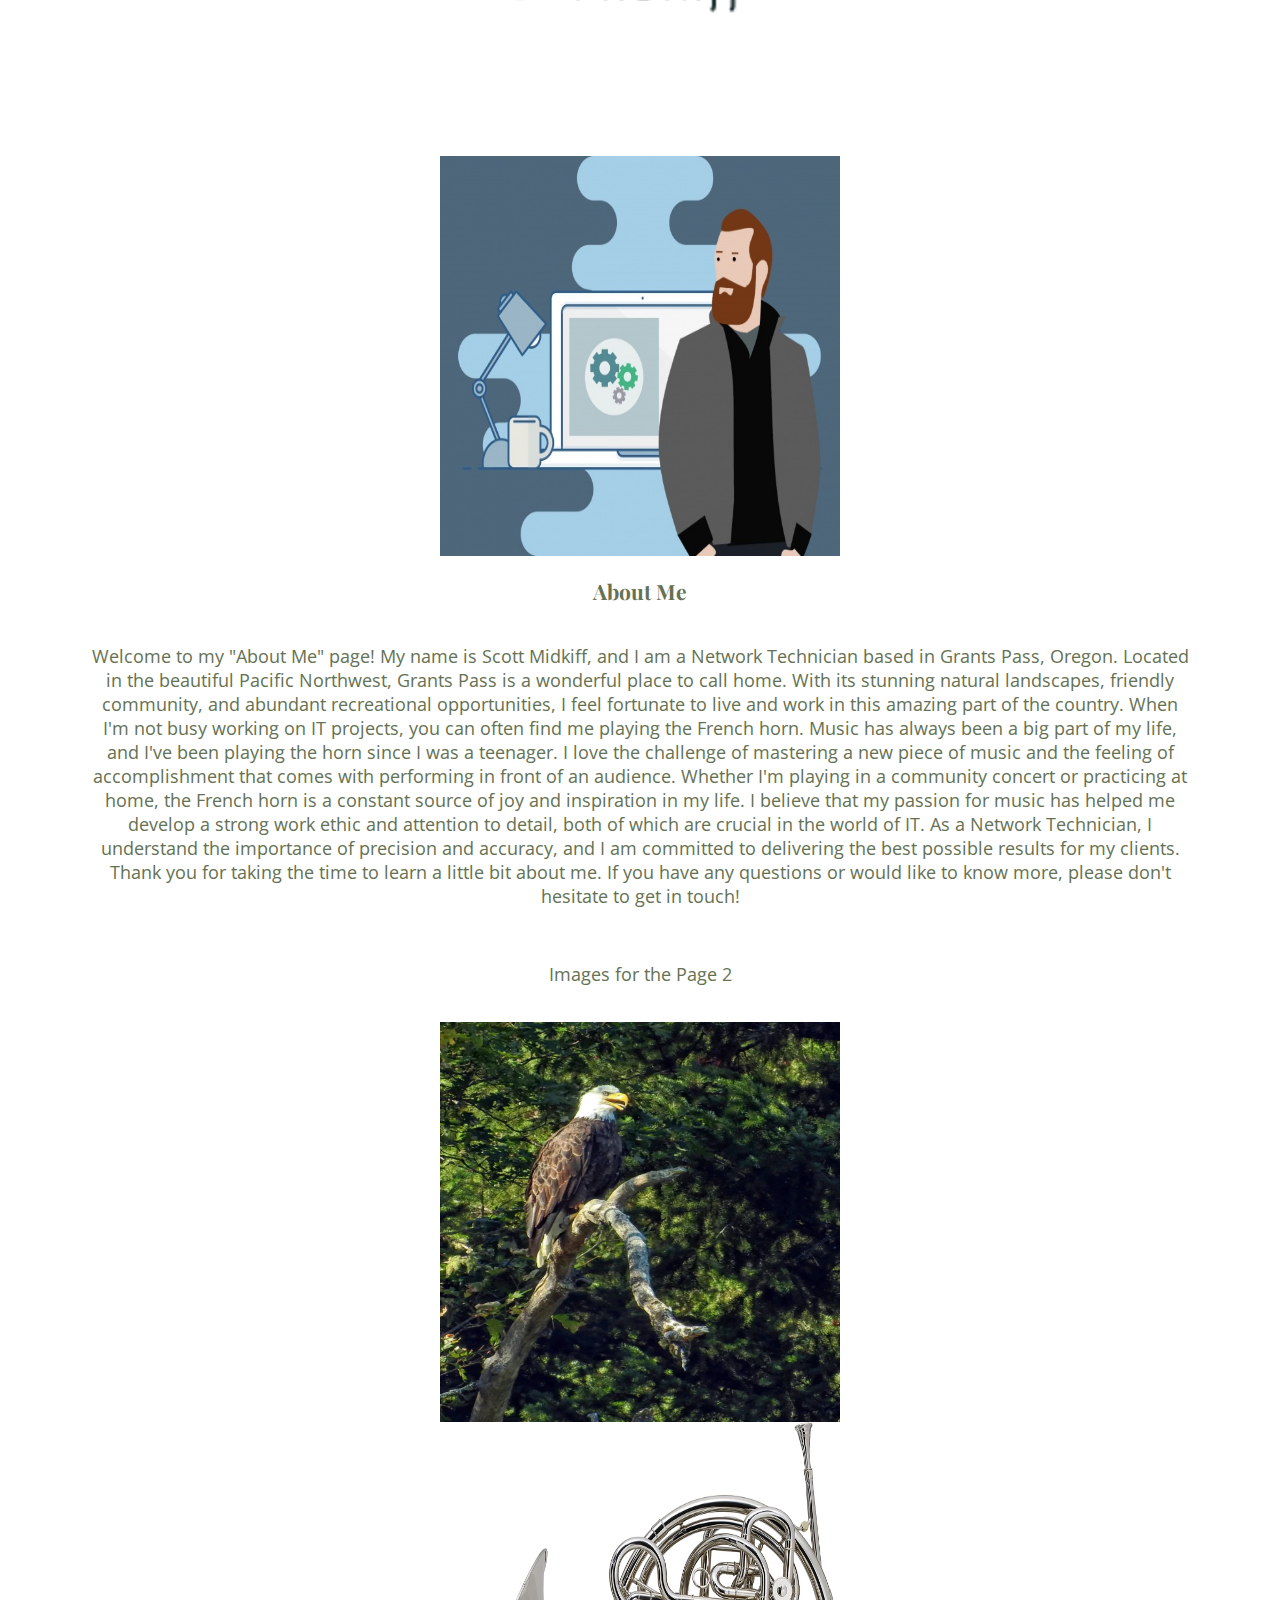
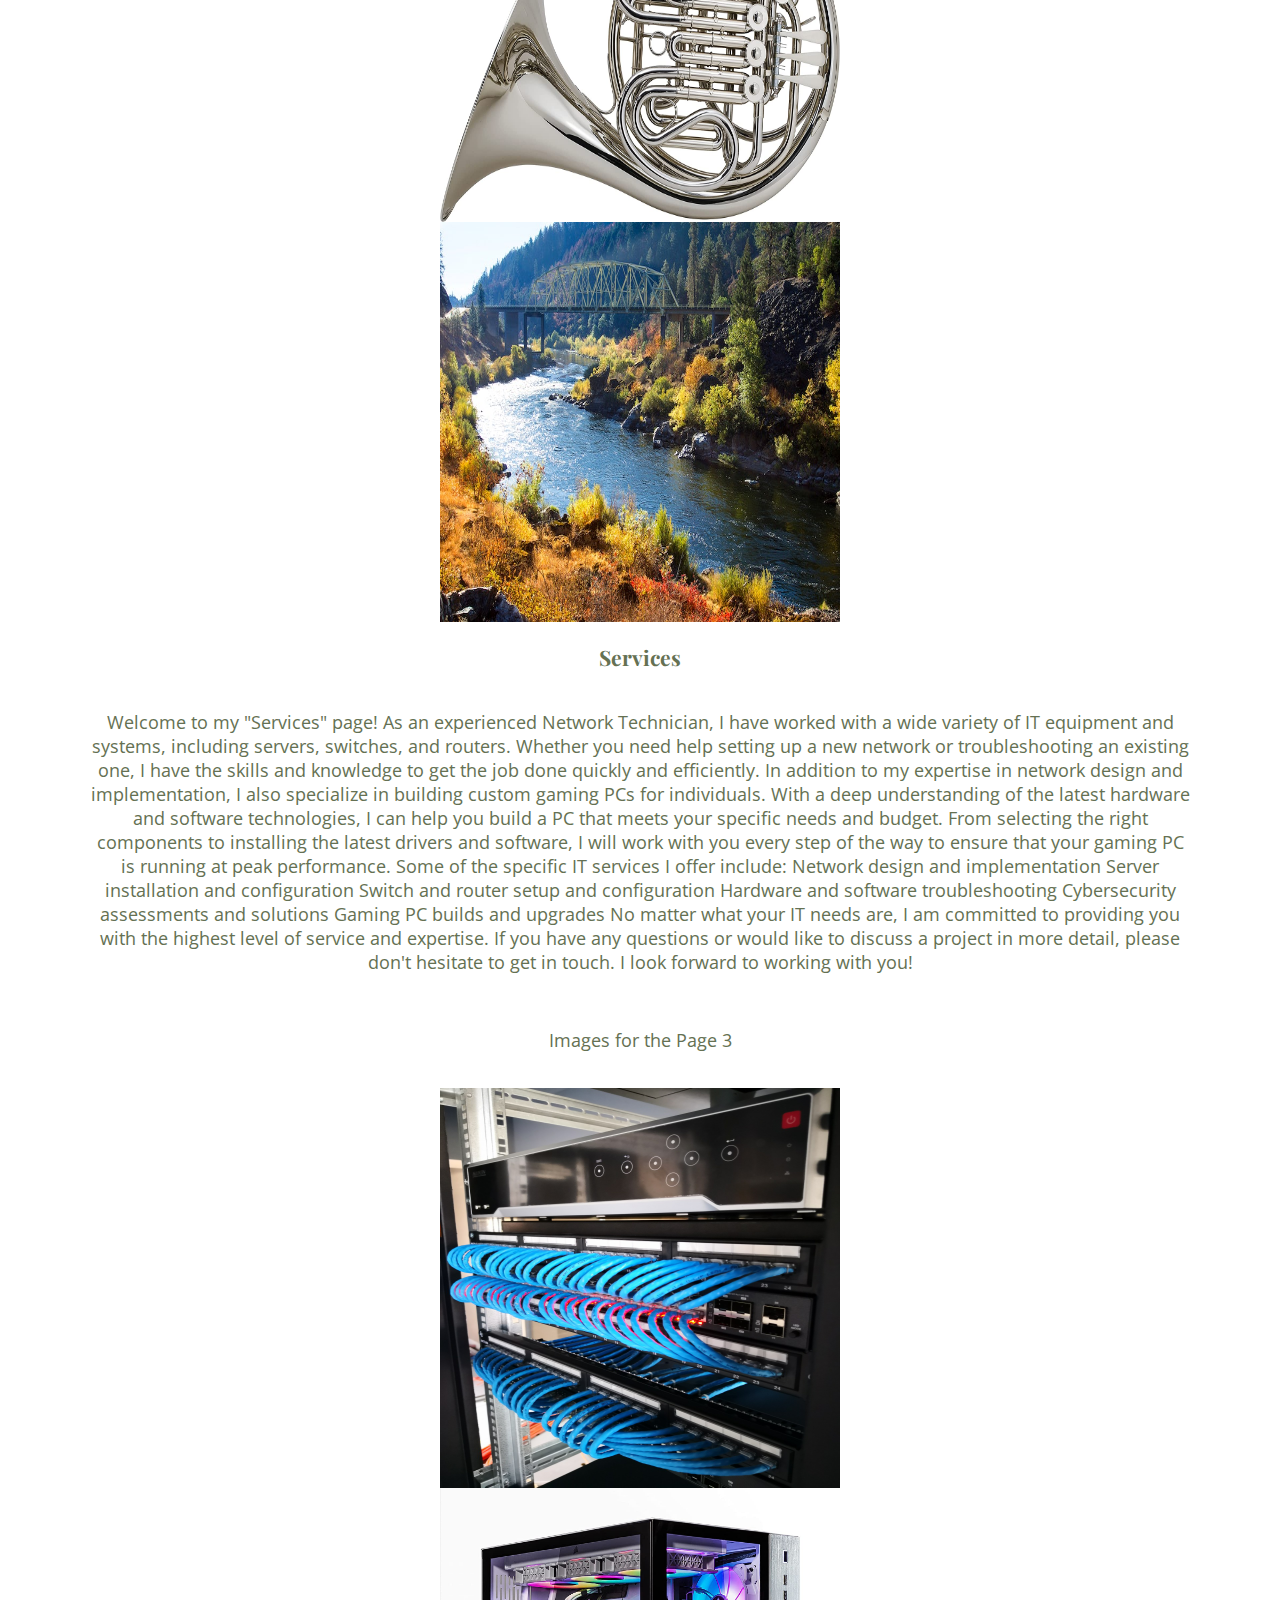
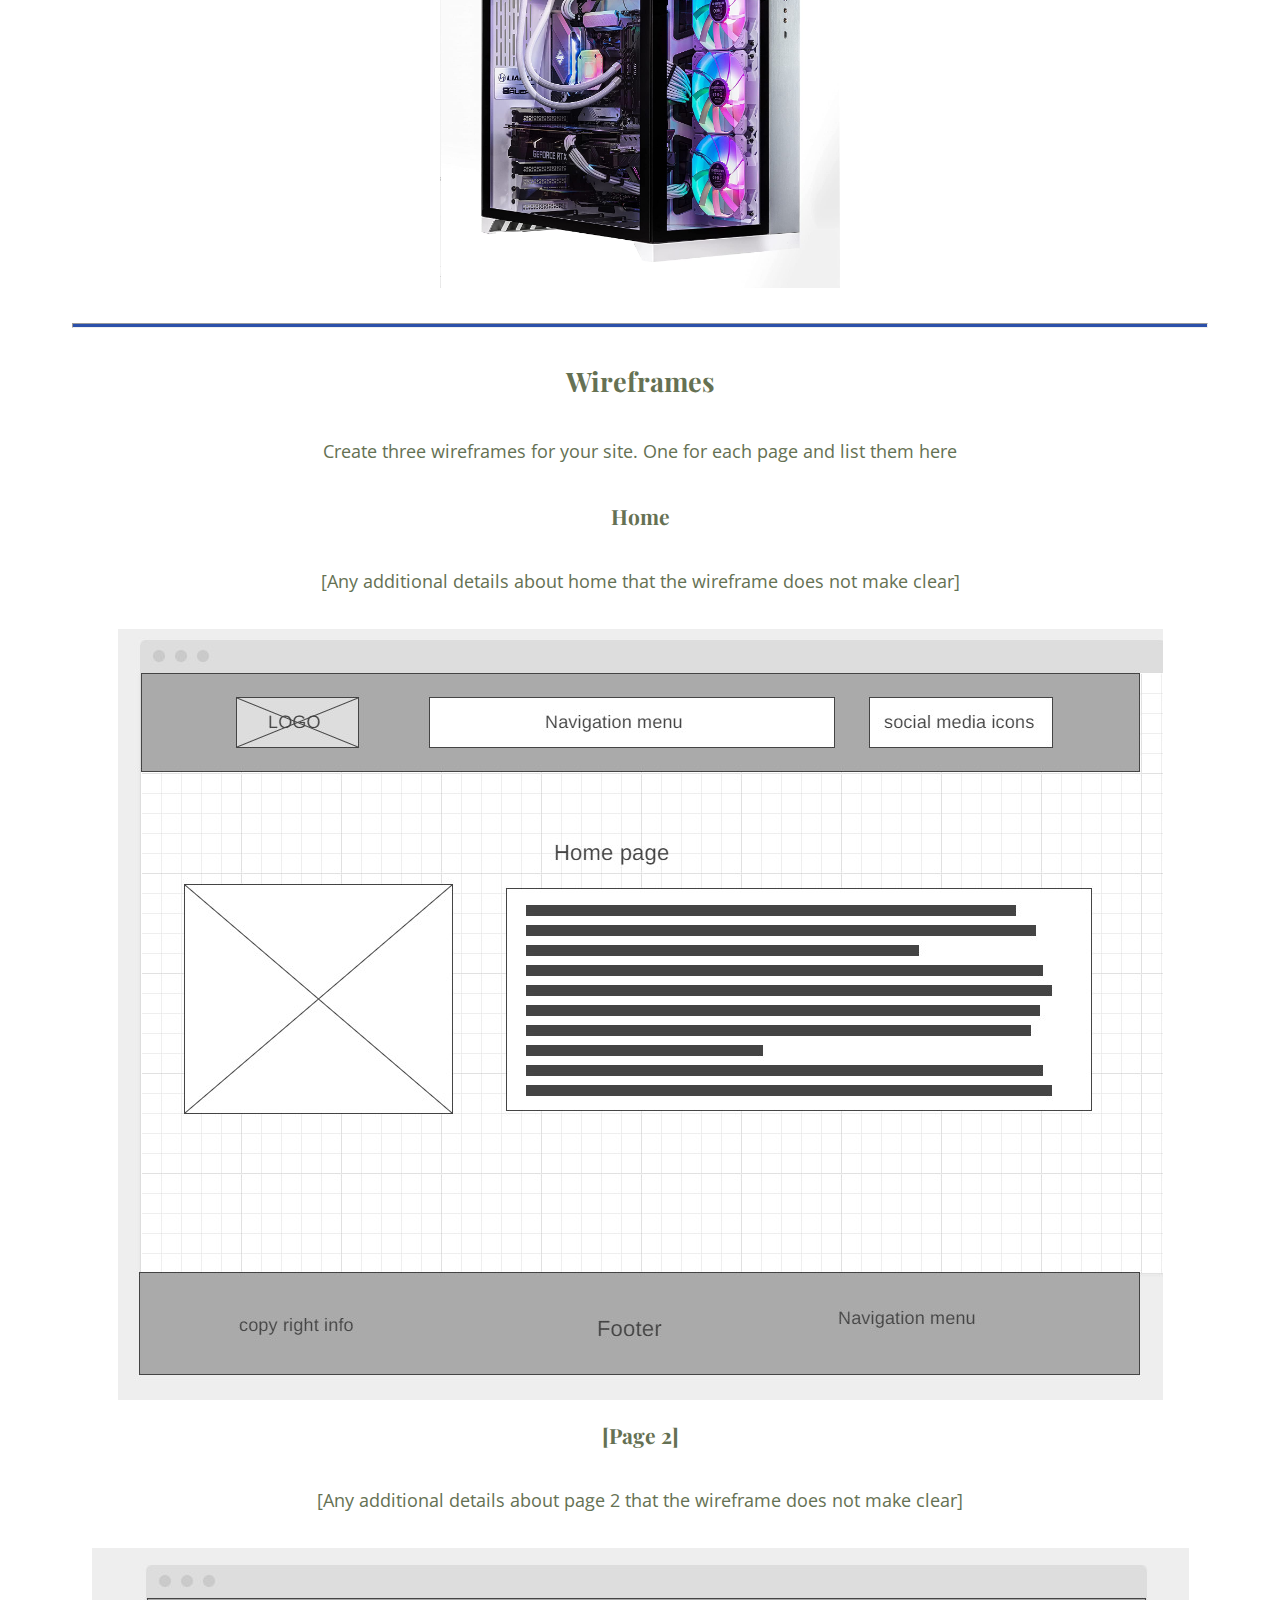
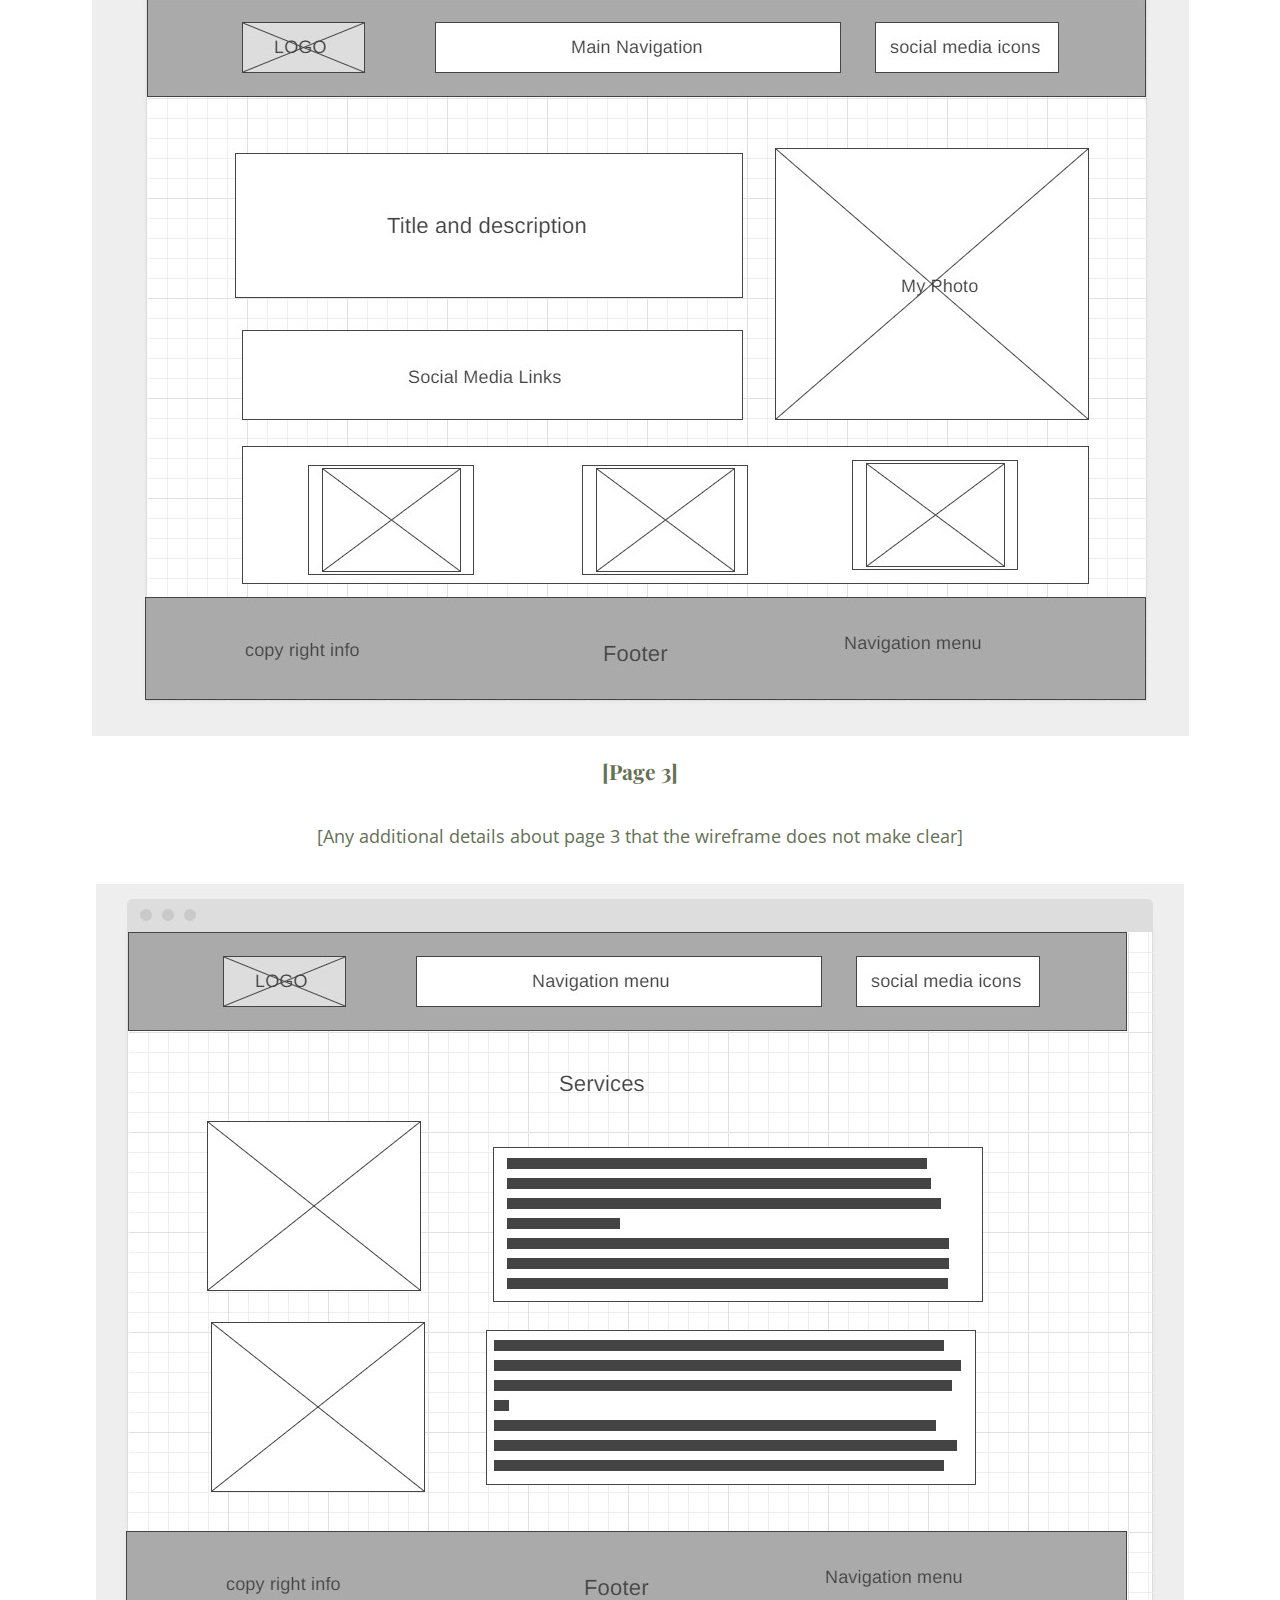
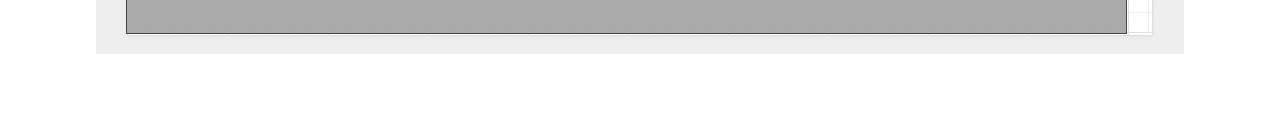
<file: portfolio/site-plan.html>
<!DOCTYPE html>
<html lang="en-us">
    
  <head>
    <meta charset="utf-8">
    <title>Site Plan</title>
    <link type="text/css" rel="stylesheet" href="styles/site-plan.css">
  </head>

  <body>
    <header>
      <h1>Portfolio Site Plan</h1>
      <h2>Scott Midkiff</h2>
      <h2>WDD 130-13</h2>
      <!-- In the header above, add the name or your site, your name and class number. For example if you are in section 3 you would put WDD 130.03 -->
    </header>
    <main>

      <!--Steps 2-3-->
      <hr>
      <h2>Overview</h2>
      <h3>Purpose</h3>
      <p>The main purpose of my portfolio website is to create a digital platform that showcases my professional work and experience, enabling me to establish myself as a talented and reliable professional in my field.</p>  <!-- change this -->


      <h3>Audience</h3>
      <p>Through this website, my aim is to provide potential clients, employers, and collaborators with a comprehensive overview of my skills, achievements, and accomplishments, helping them to better understand my professional capabilities.</p>  <!-- change this -->

      <hr>
      <h2>Branding</h2>
      <h3>Website Logo</h3>
      <!-- Replace this with some sort of logo for your site.  A logo can be as simple as the name of your site in a nice font :) -->
      <img src="images/cc885ed2d62241c3bc9464f8a8527546.png" alt="Logo image">
      <hr>
      <h2>
        Style Guide
      </h2>

      <!-- Steps 4-8 -->

      <h3>
        Color Palette
      </h3>
      <!--  The colors you choose for a website are one of the most important decisions you will make. Follow the instructions on the activity in iLearn then return and replace the color codes below with the hex color codes (the 6 digit numbers that show at the bottom of each color) for the colors you have chosen below.  You should have at least 2 colors but do not have to fill in all 4 if you do not need them.  -->

      <!-- Copy and paste the URL to your finished palette below Make sure to paste it into both spots -->
      Palette URL: <a href="https://coolors.co/396e94-e7c24f-a43312-381d2a-aabd8c" target="_blank">https://coolors.co/396e94-e7c24f-a43312-381d2a-aabd8c</a>


      <table class="colors">
        <tr><th>Primary</th><th>Secondary</th><th>Accent 1</th><th>Accent 2</th></tr>
        <!-- Replace the numbers in the boxes below with your hex color codes. Then switch to the site-plan.css file and change your colors there as well. -->
        <tr><td class="primary">#657153</td><td class="secondary">#8AAA79</td><td class="accent1">#2B50AA</td><td class="accent2">#837569</td></tr>
      </table>

      <!-- Step 9 -->

      <h3>
        Typography
      </h3>
      <!-- Choose a font for your paragraphs (body copy) and headlines. What font(s) have you chosen? Why did you choose what you did?  Make sure to review the list of web safe fonts at W3Schools.org as a starting point.  Think also about which of your colors above you might use for background and font colors. -->

      <h4>
        Heading Font: Playfair Display  <!-- change this -->
      </h4>
      <h4>
        Paragraph Font: Open Sans  <!-- change this -->
      </h4>
      <h3>
        Normal paragraph example
      </h3>
      <p>
        Lorem ipsum dolor sit amet, consectetur adipiscing elit, sed do eiusmod tempor incididunt ut labore et dolore magna aliqua. Ut enim ad minim veniam, quis nostrud exercitation ullamco laboris nisi ut aliquip ex ea commodo consequat. Duis aute irure dolor in reprehenderit in voluptate velit esse cillum dolore eu fugiat nulla pariatur. Excepteur sint occaecat cupidatat non proident, sunt in culpa qui officia deserunt mollit anim id est laborum.
      </p>
      <h3>
        Colored paragraph example
      </h3>
      <p class="colored">
        Lorem ipsum dolor sit amet, consectetur adipiscing elit, sed do eiusmod tempor incididunt ut labore et dolore magna aliqua. Ut enim ad minim veniam, quis nostrud exercitation ullamco laboris nisi ut aliquip ex ea commodo consequat. 
      </p>

      <!-- Step 10 -->
      <h3>
        Navigation
      </h3>
      <!-- Think about how you want your navigation bar to look. In the site-plan.css file change the colors to your colors to get the look you desire. --> 
      <nav>
        <a href="#">Home</a>
        <a href="#">About Me</a>
        <a href="#">Services</a>
      </nav>
      <hr>
      <h2>
        Site Map
      </h2>
      <div class="sitemap">
        <div class="sm-home">
          Home
        </div>
        <div class="sm-page2">
          About Me <!-- change this -->
        </div>
        <div class="sm-page3">
          Services  <!-- change this -->
        </div>

        <div class="top">
          &nbsp;
        </div>
        <div class="left">
          &nbsp;
        </div>
        <div class="right">
          &nbsp;
        </div>

      </div>

      <!-- Content Section -->
      <h2>
        Content
      </h2>
      <h3>Home page</h3>
      <p>
        Welcome to my portfolio website! As an experienced Network Technician, I have had the opportunity to work in many different areas of information technology, gaining invaluable knowledge and expertise along the way. Through this website, I aim to share my passion for IT with you and demonstrate how my skills can help you solve complex technical challenges.
On this site, you will find information about my background, including my education, certifications, and work experience. Additionally, I have included details about my specific areas of expertise, which include network design and implementation, hardware and software troubleshooting, cybersecurity, and more.
As you browse through my portfolio, you will see examples of my past work. I take great pride in delivering high-quality results for my clients, and I am confident that these examples will give you a good sense of the value I can bring to your business or home environment.
If you're interested in learning more about my services, you can click on the services link or if you want to know more about me click there. If you have a specific IT challenge that you need help with, I encourage you to get in touch with me. I am always open to new opportunities and would be happy to discuss your needs in more detail. You can reach me through the contact form on this website, or by phone or email.
Thank you for visiting my website, and I look forward to hearing from you soon!
      </p>
      <p>Images for the Home page</p>
        <img class="image" src="images/cc885ed2d62241c3bc9464f8a8527546.png" alt="image for homepage">
        <img class="image" src="images/computers-repair-logo.jpg" alt="image for homepage">
      <h3>About Me</h3>
      <p>
        Welcome to my "About Me" page! My name is Scott Midkiff, and I am a Network Technician based in Grants Pass, Oregon. Located in the beautiful Pacific Northwest, Grants Pass is a wonderful place to call home. With its stunning natural landscapes, friendly community, and abundant recreational opportunities, I feel fortunate to live and work in this amazing part of the country.
When I'm not busy working on IT projects, you can often find me playing the French horn. Music has always been a big part of my life, and I've been playing the horn since I was a teenager. I love the challenge of mastering a new piece of music and the feeling of accomplishment that comes with performing in front of an audience. Whether I'm playing in a community concert or practicing at home, the French horn is a constant source of joy and inspiration in my life.
I believe that my passion for music has helped me develop a strong work ethic and attention to detail, both of which are crucial in the world of IT. As a Network Technician, I understand the importance of precision and accuracy, and I am committed to delivering the best possible results for my clients.
Thank you for taking the time to learn a little bit about me. If you have any questions or would like to know more, please don't hesitate to get in touch!
      </p>
      <p>Images for the Page 2</p>
        <img class="image" src="images/grants pass.webp" alt="image for page">
        <img class="image" src="images/frenchhorn.jpg" alt="image for page">
        <img class="image" src="images/grantspass.jpg" alt="image for page">
      <h3>Services</h3>
      <p>
        Welcome to my "Services" page! As an experienced Network Technician, I have worked with a wide variety of IT equipment and systems, including servers, switches, and routers. Whether you need help setting up a new network or troubleshooting an existing one, I have the skills and knowledge to get the job done quickly and efficiently.
In addition to my expertise in network design and implementation, I also specialize in building custom gaming PCs for individuals. With a deep understanding of the latest hardware and software technologies, I can help you build a PC that meets your specific needs and budget. From selecting the right components to installing the latest drivers and software, I will work with you every step of the way to ensure that your gaming PC is running at peak performance.
Some of the specific IT services I offer include:
Network design and implementation
Server installation and configuration
Switch and router setup and configuration
Hardware and software troubleshooting
Cybersecurity assessments and solutions
Gaming PC builds and upgrades
No matter what your IT needs are, I am committed to providing you with the highest level of service and expertise. If you have any questions or would like to discuss a project in more detail, please don't hesitate to get in touch. I look forward to working with you!
      </p>
      <p>Images for the Page 3</p>
        <img class="image" src="images/cabnet.jpg" alt="image for page3">
        <img class="image" src="images/pcbuilding.jpg" alt="image for page3">
      <hr>
      <h2>
        Wireframes
      </h2>
      <p>
        Create three wireframes for your site. One for each page and list them here</p>

      <h3>Home</h3>
      <p>         
        [Any additional details about home that the wireframe does not make clear]
      </p>
      <img src="images/homepage.jpg" alt="home page wireframe">

      <h3>[Page 2]</h3>
      <p>         
        [Any additional details about page 2 that the wireframe does not make clear]
      </p>
      <img src="images/about me wireframe.jpg" alt="About me">

      <h3>[Page 3]</h3>
      <p>         
        [Any additional details about page 3 that the wireframe does not make clear]
      </p>
      <img src="images/services.jpg" alt="services">
    </main>
  </body>

</html>
</file>
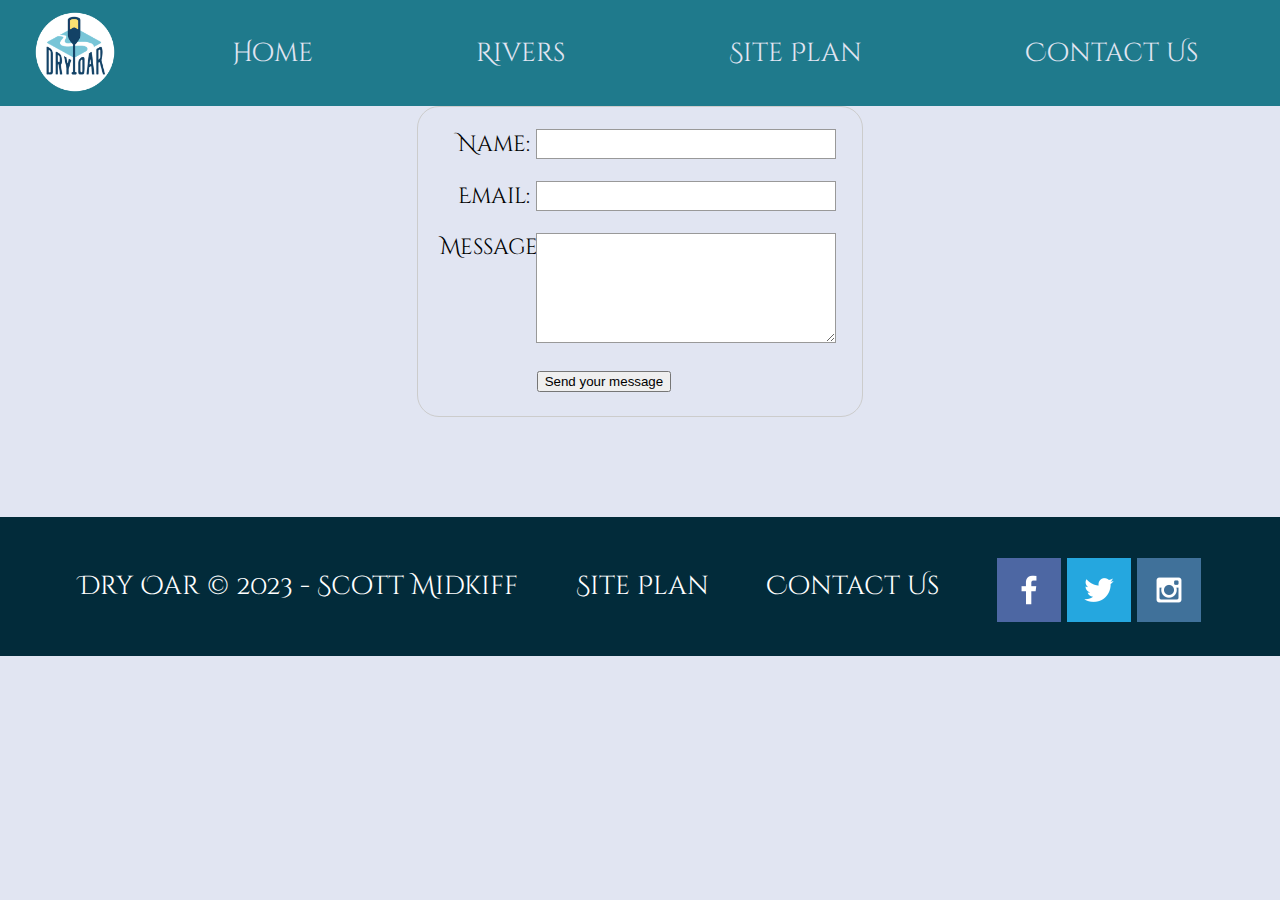
<file: wwr/contactus.html>
<!DOCTYPE html>
<html lang="en">
<head>
    <meta charset="UTF-8">
    <meta http-equiv="X-UA-Compatible" content="IE=edge">
    <meta name="viewport" content="width=device-width, initial-scale=1.0">
    <title>Whitewater Rafting Vacations | Dry Oar Boating | Home</title>
    <link rel="stylesheet" href="styles/style.css">
    <style>
      form {
        /* Center the form on the page */
        margin: 0 auto;
        width: 400px;
        /* Form outline */
        padding: 1em;
        border: 1px solid #ccc;
        border-radius: 1em;
      }

      ul {
        list-style: none;
        padding: 0;
        margin: 0;
      }
      
      form li + li {
        margin-top: 1em;
      }
      
      label {
        /* Uniform size & alignment */
        display: inline-block;
        width: 90px;
        text-align: right;
      }
      
      input,
      textarea {
        /* To make sure that all text fields have the same font settings
           By default, textareas have a monospace font */
        font: 1em sans-serif;
      
        /* Uniform text field size */
        width: 300px;
        box-sizing: border-box;
      
        /* Match form field borders */
        border: 1px solid #999;
      }
      
      input:focus, textarea:focus {
        /* Additional highlight for focused elements */
        border-color: #000;
      }
      
      textarea {
        /* Align multiline text fields with their labels */
        vertical-align: top;
      
        /* Provide space to type some text */
        height: 5em;
      }
      
      .button {
        /* Align buttons with the text fields */
        padding-left: 90px; /* same size as the label elements */
      }
      
      button {
        /* This extra margin represent roughly the same space as the space
           between the labels and their text fields */
        margin-left: 0.5em;
      }
      #feedback {
        background-color: antiquewhite;
        position: absolute;
        top: 0;
        left: 0;
        right: 0;
        padding: .5em;
        /* make this element invisible until we are ready for it */
        display: none;      
      }
      .moveDown {
        margin-top: 3em;
      }
    </style>
</head>
<body>
    <div id="content">
        <header>
            <a id="logo_link" href="index.html">
                <img class="logo" src="images/logo.png" alt="Dry Oar Logo">
            </a>
            <nav>
                <a href="index.html">Home</a>
                <a href="rivers.html" >Rivers</a>
                <a href="site-plan-rafting.html" >Site Plan</a>
                <a href="contactus.html" >Contact Us</a>
            </nav>
        </header>
        <main>
          <div id="feedback"></div>
          <form action="/my-handling-form-page" method="post">
            <ul>
              <li>
                <label for="name">Name:</label>
                <input type="text" id="name" name="user_name" />
              </li>
              <li>
                <label for="mail">Email:</label>
                <input type="email" id="mail" name="user_email" />
              </li>
              <li>
                <label for="msg">Message:</label>
                <textarea id="msg" name="user_message"></textarea>
              </li>
              <li class="button">
                <button type="submit">Send your message</button>
              </li>
            </ul>
          </form>
        </main>
        <footer>
            <p>Dry Oar &copy; 2023 - Scott Midkiff</p>
            <p><a href="site-plan-rafting.html">Site Plan</a></p>
            <p><a href="contactus.html">Contact Us</a></p>
            <div class="social">
                <a href="https://facebook.com" target="blank">
                    <img src="images/facebook.png" alt="fb icon">
                </a>
                <a href="https://twitter.com" target="blank">
                    <img src="images/twitter.png" alt="twitter icon">
                </a>
                <a href="https://instagram.com" target="blank">
                    <img src="images/instagram.png" alt="instagram icon">
                </a>
            </div>  
        </footer>
    </div> 
    <script>
      // get the feedback div element so we can do something with it.
      const feedbackElement = document.getElementById('feedback');
      // get the form so we can read what was entered in it.
      const formElement = document.forms[0];
      // add a 'listener' to wait for a submission of our form. When that happens run the code below.
      formElement.addEventListener('submit', function(e) {
          // stop the form from doing the default action.
          e.preventDefault();
          // set the contents of our feedback element to a message letting the user know the form was submitted successfully. Notice that we pull the name that was entered in the form to personalize the message!
          feedbackElement.innerHTML = 'Hello '+ formElement.user_name.value +'! Thank you for your message. We will get back with you as soon as possible!';
          // make the feedback element visible.
          feedbackElement.style.display = "block";
          // add a class to move everything down so our message doesn't cover it.
          document.body.classList.toggle('moveDown');
      });
  </script>
</body>
</html>
</file>
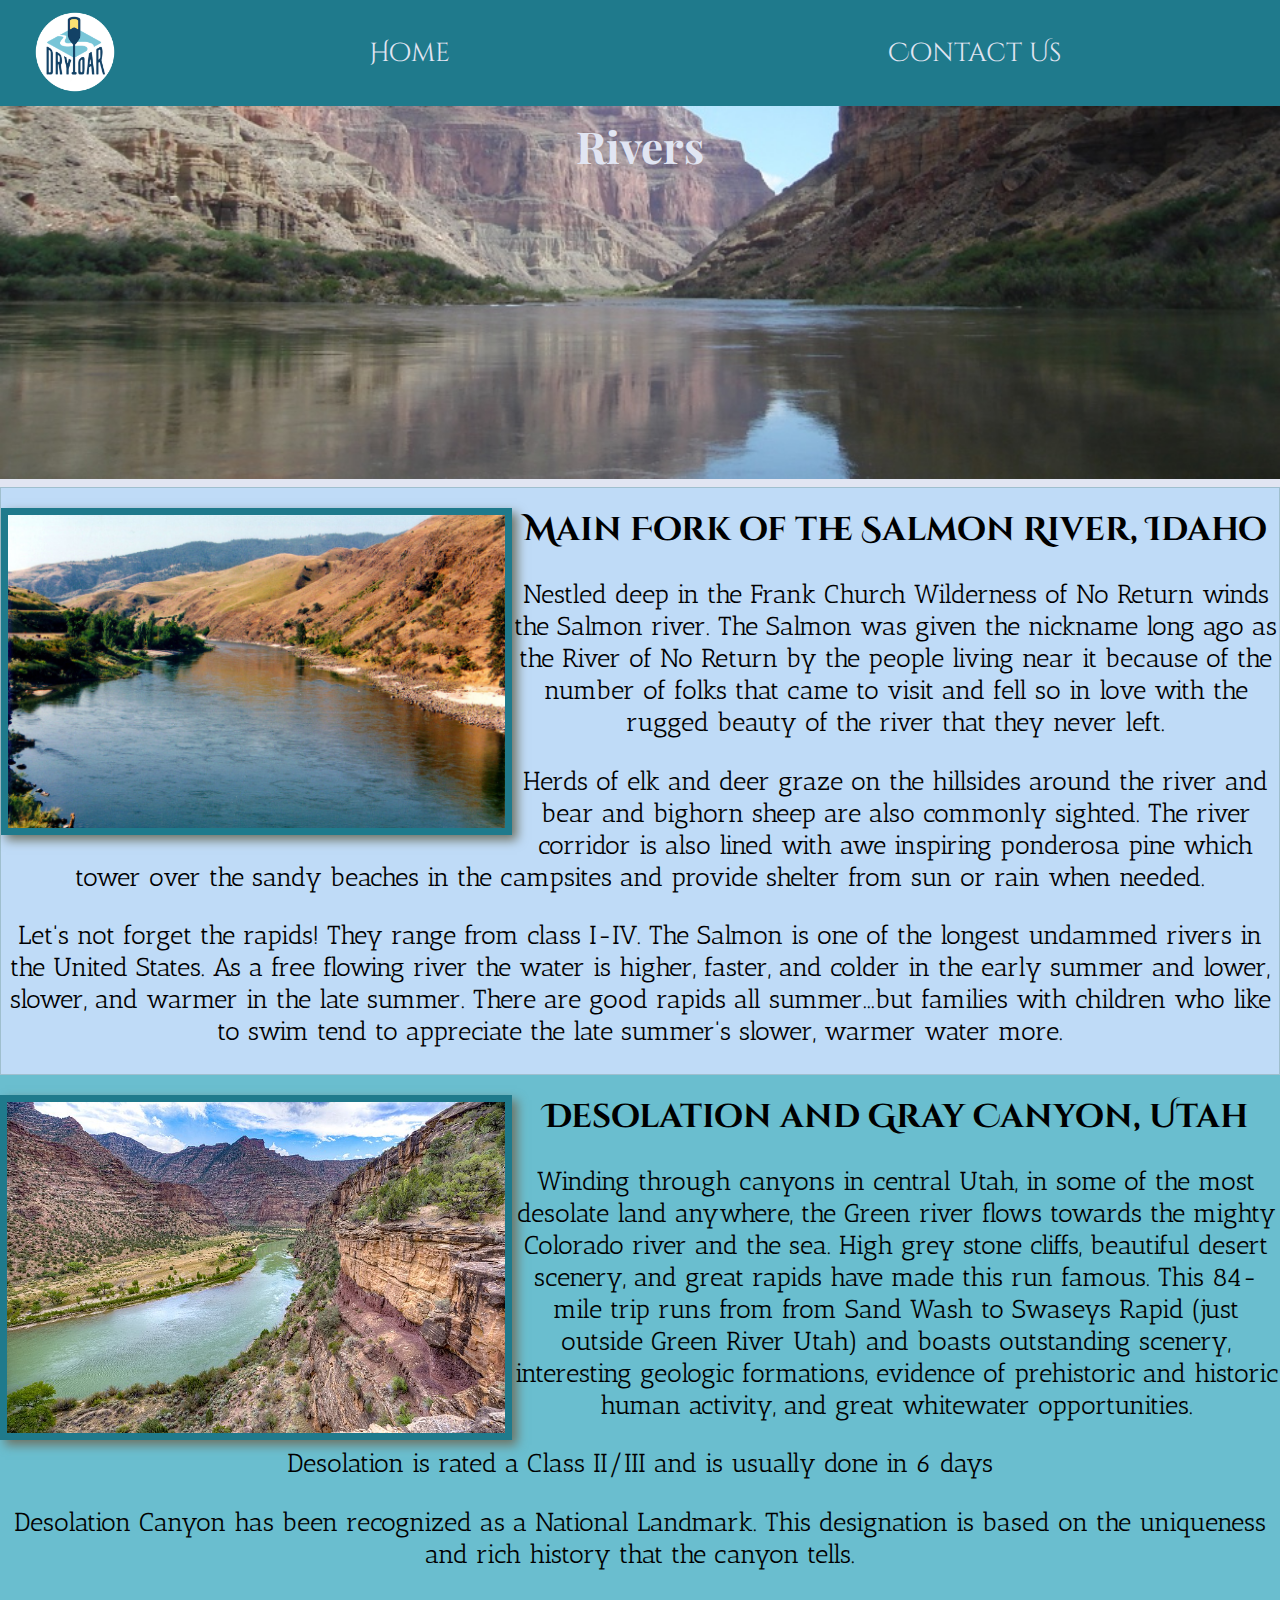
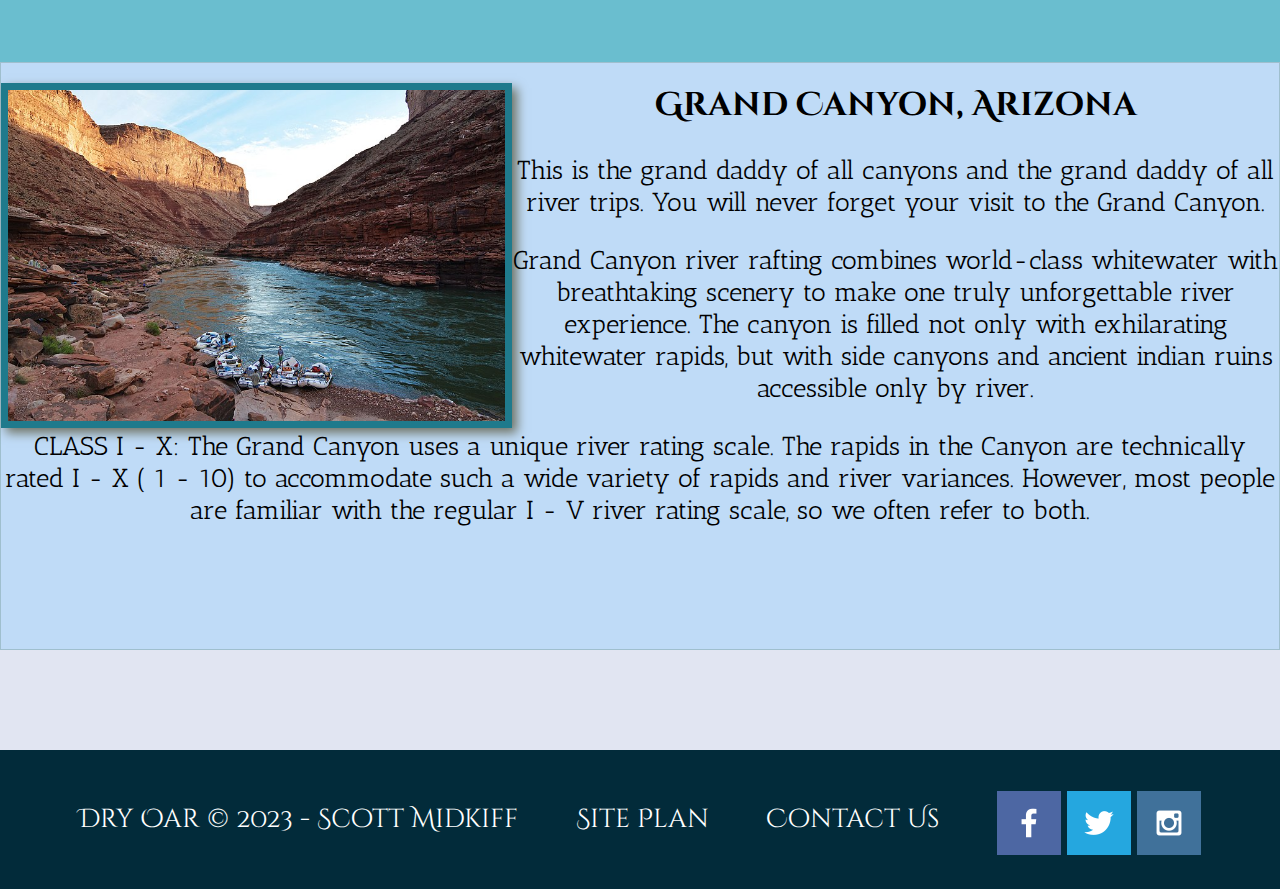
<file: wwr/rivers.html>
<!DOCTYPE html>
<html lang="en">
<head>
    <meta charset="UTF-8">
    <meta http-equiv="X-UA-Compatible" content="IE=edge">
    <meta name="viewport" content="width=device-width, initial-scale=1.0">
    <title>Whitewater Rafting Vacations | Dry Oar Boating | Home</title>
    <link rel="stylesheet" href="styles/style.css">
</head>
<body>
    <div id="river-content">
      	<header>
        	<a id="logo_link" href="index.html">
          		<img class="logo" src="images/logo.png" alt="Dry Oar Logo">
        	</a>
        	<nav>
        		<a href="index.html">Home</a>
        		<a href="contactus.html">Contact Us</a>
        	</nav>
      	</header>
		<div id="hero">
            <div id="hero-box">
                <img id="hero-img" src="images/river-wide2.jfif" alt="rivers">
            </div>
            <section id="hero-msg">
                <h1 class="home-title">Rivers</h1>
            </section>
        </div>
		<main class="river-grid">
			<div id="salmon-background">
				<section class="salmon-card">
					<img class="river-img" src="images/salmon.jpg" alt="salmon river">
					<h2 class="river-name">Main Fork of the Salmon River, Idaho</h2>
					<p class="river-description">Nestled deep in the Frank Church Wilderness of No Return winds the Salmon river. The Salmon was given the nickname long ago as the River of No Return by the people living near it because of the number of folks that came to visit and fell so in love with the rugged beauty of the river that they never left.</p>
					<p class="river-description">Herds of elk and deer graze on the hillsides around the river and bear and bighorn sheep are also commonly sighted. The river corridor is also lined with awe inspiring ponderosa pine which tower over the sandy beaches in the campsites and provide shelter from sun or rain when needed.</p>	
					<p class="river-description">Let's not forget the rapids! They range from class I-IV. The Salmon is one of the longest undammed rivers in the United States. As a free flowing river the water is higher, faster, and colder in the early summer and lower, slower, and warmer in the late summer. There are good rapids all summer...but families with children who like to swim tend to appreciate the late summer's slower, warmer water more.</p>
				</section>
			</div>
			<div id="desolation-background">
				<section class="desolation-card">
					<img class="river-img" src="images/Desolation_Canyon_Area_and_Green_River.jpg" alt="green river">
					<h2 class="river-name">Desolation and Gray Canyon, Utah</h2>
					<p class="river-description">Winding through canyons in central Utah, in some of the most desolate land anywhere, the Green river flows towards the mighty Colorado river and the sea. High grey stone cliffs, beautiful desert scenery, and great rapids have made this run famous. This 84-mile trip runs from from Sand Wash to Swaseys Rapid (just outside Green River Utah) and boasts outstanding scenery, interesting geologic formations, evidence of prehistoric and historic human activity, and great whitewater opportunities.</p>
					<p class="river-description">Desolation is rated a Class II/III and is usually done in 6 days</p>
					<p class="river-description">Desolation Canyon has been recognized as a National Landmark.  This designation is based on the uniqueness and rich history that the canyon tells.</p>
				</section>
			</div>
			<div id="grandcanyon-background">
				<section class="grandcanyon-card">
					<img class="river-img" src="images/grandcanyon.jpg" alt="colorado river">
					<h2 class="river-name">Grand Canyon, Arizona</h2>
					<p class="river-description">This is the grand daddy of all canyons and the grand daddy of all river trips. You will never forget your visit to the Grand Canyon.</p>
					<p class="river-description">Grand Canyon river rafting combines world-class whitewater with breathtaking scenery to make one truly unforgettable river experience. The canyon is filled not only with exhilarating whitewater rapids, but with side canyons and ancient indian ruins accessible only by river.</p>
					<p class="river-description">CLASS I - X: The Grand Canyon uses a unique river rating scale. The rapids in the Canyon are technically rated I - X ( 1 - 10) to accommodate such a wide variety of rapids and river variances. However, most people are familiar with the regular I - V river rating scale, so we often refer to both.</p>
				</section>
			</div>
		</main>
      	<footer>
        	<p>Dry Oar &copy; 2023 - Scott Midkiff</p>
        	<p><a href="site-plan-rafting.html">Site Plan</a></p>
        	<p><a href="contactus.html">Contact Us</a></p>
        	<div class="social">
          		<a href="https://facebook.com" target="blank">
            		<img src="images/facebook.png" alt="fb icon">
          		</a>
          		<a href="https://twitter.com" target="blank">
            		<img src="images/twitter.png" alt="twitter icon">
          		</a>
          		<a href="https://instagram.com" target="blank">
            		<img src="images/instagram.png" alt="instagram icon">
          		</a>
        	</div>
      	</footer>
    </div>
</body>
</html>
</file>
<file: portfolio/styles/style.css>
/* #facebook, #twitter, #pinterest, #instagram, #linkedin {
  width: 150px;
  height: 150px;
  display: block;
  border: none;
  float: left;
  margin: 1px;
}

#facebook {
  background: url(../images/smicons.jpg)
}

/* facebook {
  background: url(../images/all-new2.png) -480px -50px;
}
</file>
<file: wwr/styles/style.css>
@import url('https://fonts.googleapis.com/css2?family=Antic+Slab&family=Cinzel+Decorative&family=Libre+Baskerville:ital@1&family=Open+Sans&family=Playfair+Display:ital,wght@1,900&display=swap');

header {
    background-color: #1f7a8c;
    display: grid;
    grid-template-columns: 150px auto;
}

.logo {
    width: 80px;
}

#logo_link {
    padding-top: 5px;
    justify-self: center;
    align-self: center;
}

nav {
    display: flex;
    justify-content: space-around;
}

nav a {
    text-align: center;
    background-color: #1f7a8c;
    color: #E1E5F2;
    text-decoration: none;
    font-size: 1.2em;
    padding: 35px;
}

nav a:hover {
    background-color: #769aa181;
    color: white;
}

#hero {
    display: grid;
    grid-template-columns: 1fr 3fr 1fr;
    /* margin-top: -100px; This is not needed */
}

#hero-box {
    grid-column: 1/4;
    grid-row: 1/3;
    z-index: -1;
}

#hero-img {
    width: 100%;
}

#hero-msg {
    grid-column: 2/3;
    grid-row: 1/2;
    /* margin-top: 100px; This is not needed */
}

#hero-msg h1, #hero-msg h4 {
    text-align: center;
    color: #E1E5F2;
}

.home-grid {
    display: grid;
    grid-template-columns: 1fr 1fr 1fr 1fr 1fr 1fr 1fr 1fr 1fr 1fr;
}

/* .card-img .mountains {
    border: 10px solid #BFDBF7;
    width: 100%;
} */

.home-title {
    font-family: 'Playfair Display', 'Libre Baskerville', 'Antic Slab', 'serif';
    font-size: 2em;
    color: black;
    margin-top: 10px;
}

h2 {
    margin: 0;
}

h4 {
    color: black;
}

body {
    font-family: 'Cinzel Decorative', 'Antic Slab',  'serif';
    font-size: 22px;
    background-color: #E1E5F2;
    margin: 0;
    padding: 0;
}

.icon {
    width: 80px;
    padding-top: 10px;
}

#content { /* This is a div id tag */
    max-width: 1600px ; /*Sets the maximum width of the div id to 1600px */
    margin: 0 auto;
}

.button-box {
    text-align: center;
}

main section {
    text-align: center;
}

main section img {
    box-sizing: border-box;
}

.msg h2 {
    font-family: 'Libre Baskerville', 'Antic Slab', 'serif';
    color: black;
}

.msg p {
    color: black;
    font-size: .8em;
    padding-bottom: 15px;
}

.rivers-card, .camping-card, .rapids-card {
    margin: 200px 0;
}

.card-img {
    width: 100%;
    border: 10px solid #1f7a8c;
    transition: transform .5s;
    box-shadow: 5px 5px 10px #6f7364;
}

.card-img:hover {
    opacity: .6;
    transform: scale(1.1);
}

.rivers-card {
    grid-column: 2/4;
    grid-row: 2/3;
}

.camping-card {
    grid-column: 5/7;
    grid-row: 2/3;
}

.rapids-card {
    grid-column: 8/10;
    grid-row: 2/3;
}

#background {
    height: 725px;
    background-color: #BFDBF7;
    grid-column: 1/11;
    grid-row: 4/9;
}

.mountains {
    border: 10px solid #1f7a8c;
    width: 100%;
    grid-column: 2/7;
    grid-row: 5/8;
    box-shadow: 5px 5px 10px #6f7364;
}

.msg {
    background-color: #BFDBF7;
    line-height: 1.5em;
    padding: 35px;
    grid-column: 6/10;
    grid-row: 6/7;
    box-shadow: 5px 5px 10px #6f7364;
}

.book, .join {
    background-color: #9fbfce;
    color: black;
    font-size: 18px;
    text-decoration: none;
    padding: 15px 30px;
    margin-top: 50px;
    border-radius: 5px;
}

.book:hover, .join:hover {
    background-color: #d1d7ec;
    color: black;
}

footer {
    background-color: #022B3A;
    color: white;
    padding: 25px 50px;
    margin-top: 100px;
    display: flex;
    justify-content: space-around;
    align-items: center;
}

footer .social img {
    padding-top: 15px;
}

footer a {
    color: white;
    text-decoration: none;
}

footer a:hover {
    color: white;
    text-decoration: underline;
}

footer p { 
    font-size: 1.2em;
}

/* {
  border: 2px solid blue;
}

/* River css section */

#river-content { /* This is a div id tag */
    max-width: 1600px ; /*Sets the maximum width of the div id to 1600px */
    margin: 0 auto;
}

.river-grid {
    display: grid;
    grid-template-rows: 1fr 1fr 1fr;
}

.salmon-card, .desolation-card, .grandcanyon-card {
    margin: 20px 0;
}

.river-img {
    width: 40%;
    border: 7px solid #1f7a8c;
    transition: transform .5s;
    box-shadow: 5px 5px 10px #6f7364;
    float: left;
    /* border: 2px solid blueviolet */
}

.river-name {
    text-align: center;
}

.river-description {
    font-size: larger;
    font-family: 'Antic Slab', 'serif';
}

#salmon-background, #grandcanyon-background {
    background-color: #BFDBF7;
    border: 1px solid #9fbfce;
}

#desolation-background {
    background-color: #6abecf;
}

.river-img:hover {
    transform: scale(1.3);
}

.solmon-card {
    grid-row: 1/2;
}

.desolation-card {
    grid-row: 2/3;
}

.grandcanyon-card {
    grid-row: 3/4;
}









/*  Media section */

@media screen and (max-width: 900px) {
    #hero, .home-grid {
        display: block;
        height: auto;
    }
    nav, footer {
        flex-direction: column;
    }
    nav a {
        display: block;
        padding: 15px;
    }
    #hero {
        margin-top: 0;
    }
    #hero-msg {
        margin-top: 0;
    }
    #hero-msg h4 {
        display: none;
    }
    .home-title {
        font-size: 25px;
        color: #6f7364;
    }
    .rivers-card, .camping-card, .rapids-card { 
        margin: 50px auto;
        width: 60%;
    }
    #background {
        display: none;
    }
    .mountains, .msg {
        width: 80%;
        display: block;
        margin: 0 auto;
    }
    footer {
        margin-top: 25px;
    }
}
</file>
<file: positionstyles.css>
/* CSS - Name: "positionstyles.css" */
/* Activity 1 styles */
.content1 {
  /* This is the parent of the activity 1 boxes. */
  display: grid;
  grid-template-columns: 1fr 1fr;
  justify-items: center;
  grid-gap: 20px;
  width: 550px;
}
.red1 { 
  width: 100%; 
  height: 100px; 
  background-color: red;
  grid-column: 1/3; 
} 
.green1 {
  width: 200px; 
  height: 200px; 
  background-color: green; 
} 
.yellow1 {
  width: 200px; 
  height: 200px; 
  background-color: gold;
} 
.blue1 {
  width: 100%; 
  height: 100px; 
  background-color: blue; 
  grid-column: 1/3;
} 
/* Activity 2 styles */ 
.content2 {
  /* This is the parent of the activity 2 boxes. */
  display: grid;
  grid-template-columns: 50px 50px 50px 50px 50px
}
.red2 {
  width: 100px; 
  height: 100px; 
  background-color: red; 
  grid-row: 1;
  grid-column: 1;
} 
.green2 { 
  width: 100px; 
  height: 100px; 
  background-color: green;
  grid-row: 2;
  grid-column: 2;
  margin-top: -50px;
} 
.yellow2 {
  width: 100px; 
  height: 100px; 
  background-color: gold; 
  grid-row: 3;
  grid-column: 3;
  margin-top: -50px;
} 
.blue2 {
  width: 100px; 
  height: 100px; 
  background-color: blue;
  grid-row: 4;
  grid-column: 4;
  margin-top: -50px; 
} 
/* Activity 3 styles */ 
.content3 {
  /* This is the parent of the activity 3 boxes. */
  display: grid;
  grid-template-columns: 1fr 1fr;
  grid-column-gap: 80px;
  width: 800px;
}
.red3 {
  width: 100%; 
  height: 100px; 
  background-color: red; 
  grid-column: 1/3;
} 
.green3 {
  width: 100%; 
  height: 200px; 
  background-color: green;
} 
.yellow3 {
  width: 100%; 
  height: 200px; 
  background-color: gold; 
} 
.blue3 {
  width: 100%;
  height: 100px; 
  background-color: blue; 
  grid-column: 1/3;
} 
/* Activity 4 styles */ 
.content4 {
  /* This is the parent of the activity 4 boxes. */
  height: 400px;
  width: 600px;
  display: grid;
  grid-template-columns: 1fr 1fr;
  grid-template-rows: 1fr 1fr 1fr;
}
.red4 {
  width: 100%; 
  height: 100%; 
  background-color: red; 
  grid-column: 1;
  grid-row: 1/4;
} 
.green4 {
  width: 100%;
  height: 100%;
  background-color: green;
  grid-column: 2;
  grid-row: 1;
} 
.yellow4 {
  width: 100%;
  height: 100%;
  background-color: gold;
  grid-column: 2;
  grid-row: 2;
} 
.blue4 {
  width: 100%;
  height: 100%;
  background-color: blue;
  grid-column: 2;
  grid-row: 3;
} 
/* Activity 5 styles */ 
.content5 {
  /* This is the parent of the activity 5 boxes. */
  height: 400px;
  width: 700px;
}
.red5 { 
  width: 100%; 
  height: 100px; 
  background-color: red; 
} 
.green5 { 
  width: 200px; 
  height: 200px; 
  background-color: green; 
  float: left;
} 
.yellow5 {
  width: 100%; 
  height: 275px; 
  background-color: gold; 
} 
.blue5 {
  width: 100%; 
  height: 100px; 
  background-color: blue; 
} 
/* Activity 6 styles */ 
.content6 {
  /* This is the parent of the activity 6 boxes. */
  display:grid;
  grid-template-columns:  100px 100px 100px 100px 100px 100px 100px ;
  grid-template-rows: 100px 100px 100px 100px 100px 100px;
}
.red6 {
  width: 400px; 
  height: 200px; 
  background-color: red;
  grid-column: 1;
  grid-row: 1;
} 
.green6 {
  width: 200px; 
  height: 200px; 
  background-color: green; 
  grid-column: 1;
  grid-row: 5;
  z-index: 2;
} 
.yellow6 {
  width: 200px; 
  height: 400px; 
  background-color: gold;
  grid-column: 5;
  grid-row: 3;
  z-index: 2; 
} 
.blue6 {
  width: 400px; 
  height: 400px; 
  background-color: blue; 
  grid-column: 2;
  grid-row: 2;
} 


/* Do not make any changes below here */
.activity {
  width: 70%; 
  margin: 20px auto; 
  font-family: Arial, sans-serif; 
  border: 1px solid black; 
  padding: 10px; 
  clear:both; 
  overflow: auto;
} 

.hint {
  border: 1px solid grey;
  background: #e0e0e0;
  padding: .5em;
  position: relative;
  margin: 1em 0;
}
.hint h3 {
  margin: 0;
}
.hint:hover {
  background: #d0d0d0;
}
.hint > div {
  display: none;
}

.hint input[type=checkbox] {
  position: absolute;
  width: 100%;
  height: 100%;
  opacity: 0;
  z-index: 1;
  cursor: pointer;
}

.hint input[type=checkbox]:checked ~ div {
  display: block;
}

.hint i {
  position: absolute;
  transform: translate(-6px, 0);
  margin-top: 16px;
  right: 10px;
  top: -3px;
}
.hint i:before, .hint i:after {
  content: "";
  position: absolute;
  background-color: black;
  width: 3px;
  height: 9px;
}
.hint i:before {
  transform: translate(2px, 0) rotate(45deg);
}
.hint i:after {
  transform: translate(-2px, 0) rotate(-45deg);
}

.hint input[type=checkbox]:checked ~ i:before {
  transform: translate(-2px, 0) rotate(45deg);
}
.hint input[type=checkbox]:checked ~ i:after {
  transform: translate(2px, 0) rotate(-45deg);
}
.hint a {
  position: relative;
  z-index: 1;
}
</file>
<file: portfolio/styles/site-plan.css>
/* if you are using any Google fonts change the font names below to your fonts. 
Any spaces in your font name should be replaced with a +. 
Fonts are separated by a | */
@import url('https://fonts.googleapis.com/css2?family=Open+Sans&family=Playfair+Display:ital,wght@1,900&display=swap');

:root {
  /* change the values below to your colors from your palette */
  --primary-color: #657153;
  --secondary-color: #8AAA79 ;
  --accent1-color: #2B50AA;
  --accent2-color: #837569;

  /* change the values below to your chosen font(s) */
  --heading-font: "Playfair Display";
  --paragraph-font: 'Open Sans', 'Helvetica', 'sans-serif';

  /* these colors below should be chosen from among your palette colors above */
  --headline-color-on-white: #657153;  /* headlines on a white background */ 
  --headline-color-on-color: white; /* headlines on a colored background */ 
  --paragraph-color-on-white: #657153; /* paragraph text on a white background */ 
  --paragraph-color-on-color: white; /* paragraph text on a colored background */ 
  --paragraph-background-color: #657153  ;
  --nav-link-color: #657153;
  --nav-background-color: #8AAA79;
  --nav-hover-link-color: white;
  --nav-hover-background-color: #657153;
}


/*  Look around below...but DON'T CHANGE ANYTHING! */

body {
  max-width: 1200px;
  margin: 0 auto;
  padding: 4em;
  font-size: 18px;
  text-align: center;
}
img {
  display: block;
  margin: 0 auto;
}
h1, h2, h3, h4, h5, h6 {
  font-family: var(--heading-font);
  color: var(--headline-color-on-white);
}
h2 {
  text-align: center;
}
hr {
  height: 3px;
  margin: 35px 0;
  background: var(--accent1-color);
}
header {
  padding: 1em;
  text-align: center;
  color: var(--headline-color-on-color);
  background-color: var(--paragraph-background-color);
}
header > h1, header > h2 {
  color: var(--headline-color-on-color);
}

p {
  font-family: var(--paragraph-font);
  color: var(--paragraph-color-on-white);
  padding: 1em;
}
.colors {
  width: 100%;
  min-width: 350px;
  margin: 30px auto;
  text-align: center;
}
.colors th {
  background-color: #999;
}
.colors td{
  width: 25%;
  height: 3em;
}

.primary {
  background-color: var(--primary-color);
}
.secondary {
  background-color: var(--secondary-color);
}
.accent1 {
  background-color: var(--accent1-color);
}
.accent2{
  background-color: var(--accent2-color);
}

p.colored {
  background-color: var(--paragraph-background-color);
  color: var(--paragraph-color-on-color);
}

nav {
  background-color: var(--nav-background-color);
  line-height: 3em;
  text-align: center;
  font-size: 1.2em;
}
nav  {
  list-style-type: none;
  display: flex;

}
nav a {
  padding:1em;
  min-width: 120px;
  text-decoration: none;
  padding: 10px;

}
nav a:link, nav a:visited {
  color: var(--nav-link-color);
}
nav a:hover {
  color: var(--nav-hover-link-color);
  background-color: var(--nav-hover-background-color);
}

.sitemap {
  display: grid;
  justify-content: center;

  grid-template-columns: repeat(6, 15%);
  grid-template-rows: 3em 1.5em 1.5em 3em;
  grid-template-areas: ". . home home . ."
    ". . . top . ."
    ". left left right right ."
    "page2 page2 . . page3 page3";
}
.sitemap > div {

  text-align: center;

}
.sm-home {
  grid-area: home;
  background-color: #ccc;
  line-height: 3em;
}

.sm-page2 {
  grid-area: page2;
  background-color: #ccc;
  line-height: 3em;
}
.sm-page3 {
  grid-area: page3;
  background-color: #ccc;
  line-height: 3em;
}

.image{
  width:400px; /*width of your image*/
  height:400px; /*height of your image*/
  justify-self: center;
  align-self: center;
}

.top {
  grid-area: top;
  border-left: 1px solid;
}

.left {
  grid-area: left;
  border-top: 1px solid;
  border-left: 1px solid;
}

.right {
  grid-area: right;
  border-top: 1px solid;
  border-right: 1px solid;
}
</file>
